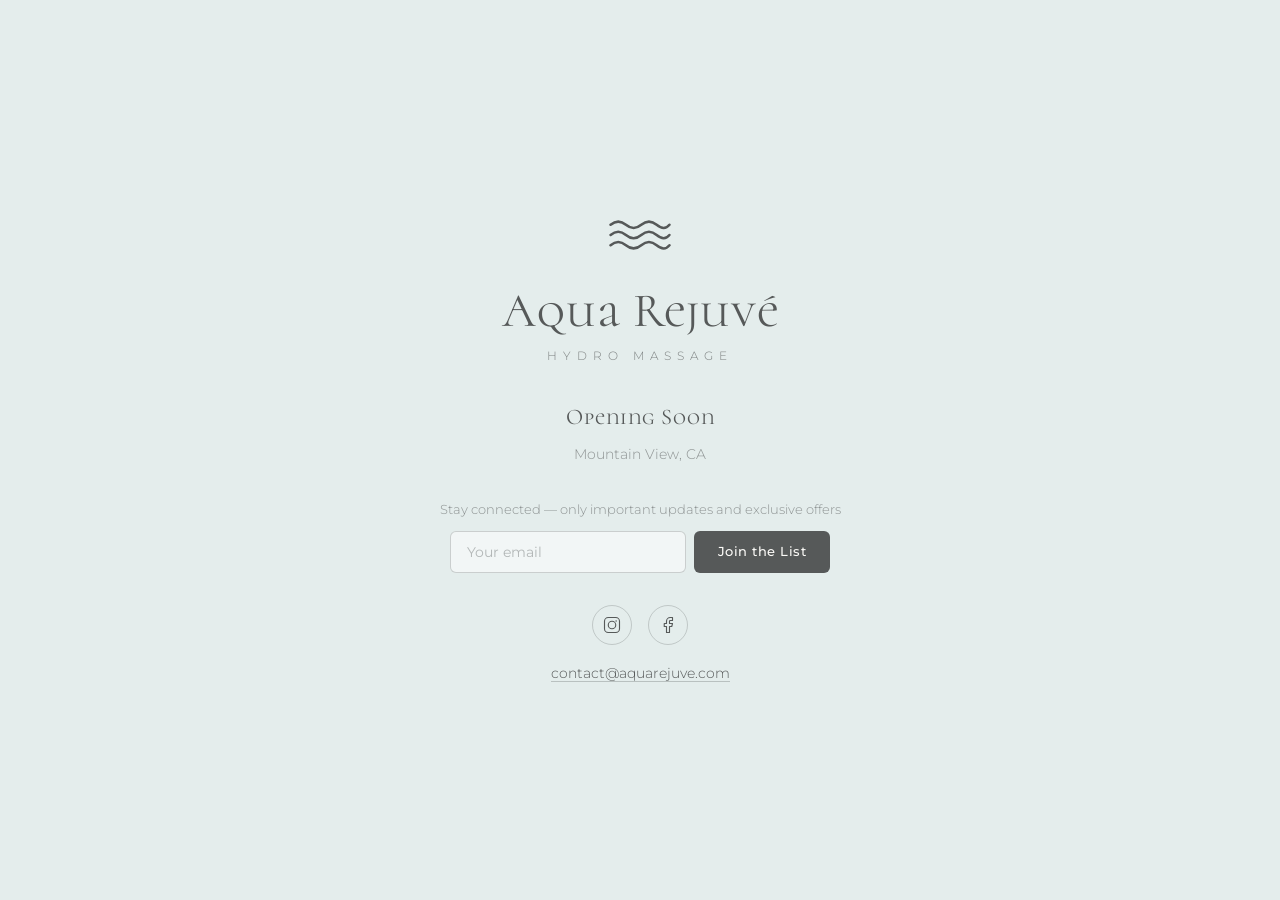
<file: index.html>
<!DOCTYPE html>
<html lang="en">
<head>
  <meta charset="UTF-8">
  <meta name="viewport" content="width=device-width, initial-scale=1.0">
  <title>Aqua Rejuvé — Opening Soon</title>
  <meta name="description" content="Aqua Rejuvé — premium hydromassage and Charcot shower therapy. Opening soon in Mountain View, CA.">
  <link rel="preconnect" href="https://fonts.googleapis.com">
  <link rel="preconnect" href="https://fonts.gstatic.com" crossorigin>
  <link href="https://fonts.googleapis.com/css2?family=Cormorant+Unicase:wght@400;500&family=Montserrat:wght@300;400;500&display=swap" rel="stylesheet">
  <style>
    * { box-sizing: border-box; margin: 0; padding: 0; }
    body {
      min-height: 100vh;
      display: flex;
      align-items: center;
      justify-content: center;
      background: #E4EDEC;
      color: #565959;
      font-family: 'Montserrat', 'Helvetica Neue', Arial, sans-serif;
      text-align: center;
      padding: 24px;
    }
    .container {
      max-width: 520px;
    }
    .wave-icon {
      width: 64px;
      height: 30px;
      color: #565959;
      margin: 0 auto 28px;
    }
    h1 {
      font-family: 'Cormorant Unicase', Georgia, serif;
      font-size: clamp(2rem, 6vw, 3rem);
      font-weight: 400;
      letter-spacing: 1px;
      margin-bottom: 8px;
    }
    .tagline {
      font-size: 0.75rem;
      letter-spacing: 6px;
      text-transform: uppercase;
      font-weight: 300;
      margin-bottom: 40px;
      opacity: 0.7;
    }
    .opening {
      font-family: 'Cormorant Unicase', Georgia, serif;
      font-size: 1.4rem;
      font-weight: 400;
      margin-bottom: 16px;
      letter-spacing: 1px;
    }
    .location {
      font-size: 0.85rem;
      font-weight: 300;
      opacity: 0.6;
      margin-bottom: 40px;
    }
    .socials {
      display: flex;
      justify-content: center;
      gap: 16px;
      margin-bottom: 20px;
    }
    .socials a {
      display: flex;
      align-items: center;
      justify-content: center;
      width: 40px;
      height: 40px;
      border-radius: 50%;
      border: 1px solid rgba(86, 89, 89, 0.25);
      color: #565959;
      text-decoration: none;
      transition: 0.3s ease;
    }
    .socials a:hover {
      border-color: #565959;
      background: rgba(86, 89, 89, 0.08);
    }
    .socials svg {
      width: 18px;
      height: 18px;
    }
    .subscribe {
      margin-bottom: 32px;
    }
    .subscribe p {
      font-size: 0.8rem;
      font-weight: 300;
      opacity: 0.6;
      margin-bottom: 14px;
    }
    .subscribe-form {
      display: flex;
      gap: 8px;
      max-width: 380px;
      margin: 0 auto;
    }
    .subscribe-form input {
      flex: 1;
      padding: 12px 16px;
      border: 1px solid rgba(86, 89, 89, 0.25);
      border-radius: 6px;
      background: rgba(255, 255, 255, 0.5);
      font-family: 'Montserrat', sans-serif;
      font-size: 0.85rem;
      color: #565959;
      outline: none;
      transition: 0.3s ease;
    }
    .subscribe-form input:focus {
      border-color: #565959;
      background: rgba(255, 255, 255, 0.8);
    }
    .subscribe-form input::placeholder {
      color: rgba(86, 89, 89, 0.4);
    }
    .subscribe-form button {
      padding: 12px 24px;
      background: #565959;
      color: #FBFAF7;
      border: none;
      border-radius: 6px;
      font-family: 'Montserrat', sans-serif;
      font-size: 0.8rem;
      font-weight: 500;
      letter-spacing: 0.5px;
      cursor: pointer;
      transition: 0.3s ease;
      white-space: nowrap;
    }
    .subscribe-form button:hover {
      background: #3d4545;
    }
    .subscribe-msg {
      font-size: 0.8rem;
      margin-top: 10px;
      font-weight: 400;
      display: none;
    }
    .email {
      font-size: 0.85rem;
      font-weight: 300;
    }
    .email a {
      color: #565959;
      text-decoration: none;
      border-bottom: 1px solid rgba(86, 89, 89, 0.3);
    }
    .email a:hover {
      border-color: #565959;
    }
    @media (max-width: 480px) {
      .subscribe-form {
        flex-direction: column;
      }
    }
  </style>
</head>
<body>
  <div class="container">
    <svg class="wave-icon" viewBox="0 0 50 22" fill="none" xmlns="http://www.w3.org/2000/svg">
      <path d="M2 3 Q8 -2 14 3 Q20 8 26 3 Q32 -2 38 3 Q44 8 48 3" stroke="currentColor" stroke-width="2" stroke-linecap="round" fill="none"/>
      <path d="M2 11 Q8 6 14 11 Q20 16 26 11 Q32 6 38 11 Q44 16 48 11" stroke="currentColor" stroke-width="2" stroke-linecap="round" fill="none"/>
      <path d="M2 19 Q8 14 14 19 Q20 24 26 19 Q32 14 38 19 Q44 24 48 19" stroke="currentColor" stroke-width="2" stroke-linecap="round" fill="none"/>
    </svg>
    <h1>Aqua Rejuvé</h1>
    <p class="tagline">Hydro Massage</p>
    <p class="opening">Opening Soon</p>
    <p class="location">Mountain View, CA</p>
    <div class="subscribe">
      <p>Stay connected — only important updates and exclusive offers</p>
      <form class="subscribe-form" id="subscribe-form">
        <input type="email" placeholder="Your email" required>
        <button type="submit">Join the List</button>
      </form>
      <p class="subscribe-msg" id="subscribe-msg"></p>
    </div>
    <div class="socials">
      <a href="https://instagram.com/aquarejuve/" target="_blank" aria-label="Instagram">
        <svg viewBox="0 0 24 24" fill="none" stroke="currentColor" stroke-width="1.5" stroke-linecap="round" stroke-linejoin="round"><rect x="2" y="2" width="20" height="20" rx="5"/><circle cx="12" cy="12" r="5"/><circle cx="17.5" cy="6.5" r="1" fill="currentColor" stroke="none"/></svg>
      </a>
      <a href="https://facebook.com/aquarejuve" target="_blank" aria-label="Facebook">
        <svg viewBox="0 0 24 24" fill="none" stroke="currentColor" stroke-width="1.5" stroke-linecap="round" stroke-linejoin="round"><path d="M18 2h-3a5 5 0 00-5 5v3H7v4h3v8h4v-8h3l1-4h-4V7a1 1 0 011-1h3z"/></svg>
      </a>
    </div>
    <p class="email"><a href="mailto:contact@aquarejuve.com">contact@aquarejuve.com</a></p>
  </div>
  <script>
    document.getElementById('subscribe-form').addEventListener('submit', function(e) {
      e.preventDefault();
      var email = this.querySelector('input').value;
      var btn = this.querySelector('button');
      var msg = document.getElementById('subscribe-msg');
      btn.textContent = '...';
      btn.disabled = true;
      fetch('https://script.google.com/macros/s/AKfycbw87FmBl_PERoDJhcDbjmqH8cOoblfzFED2w878rMIOwTXuaWYb7JIVNU01SIVlCrWq/exec', {
        method: 'POST',
        mode: 'no-cors',
        headers: { 'Content-Type': 'application/json' },
        body: JSON.stringify({ email: email })
      }).then(function() {
        msg.textContent = 'Thank you! You\'re on the list.';
        msg.style.display = 'block';
        btn.textContent = 'Joined';
      }).catch(function() {
        msg.textContent = 'Something went wrong. Please try again.';
        msg.style.display = 'block';
        btn.textContent = 'Join the List';
        btn.disabled = false;
      });
    });
  </script>
</body>
</html>
</file>
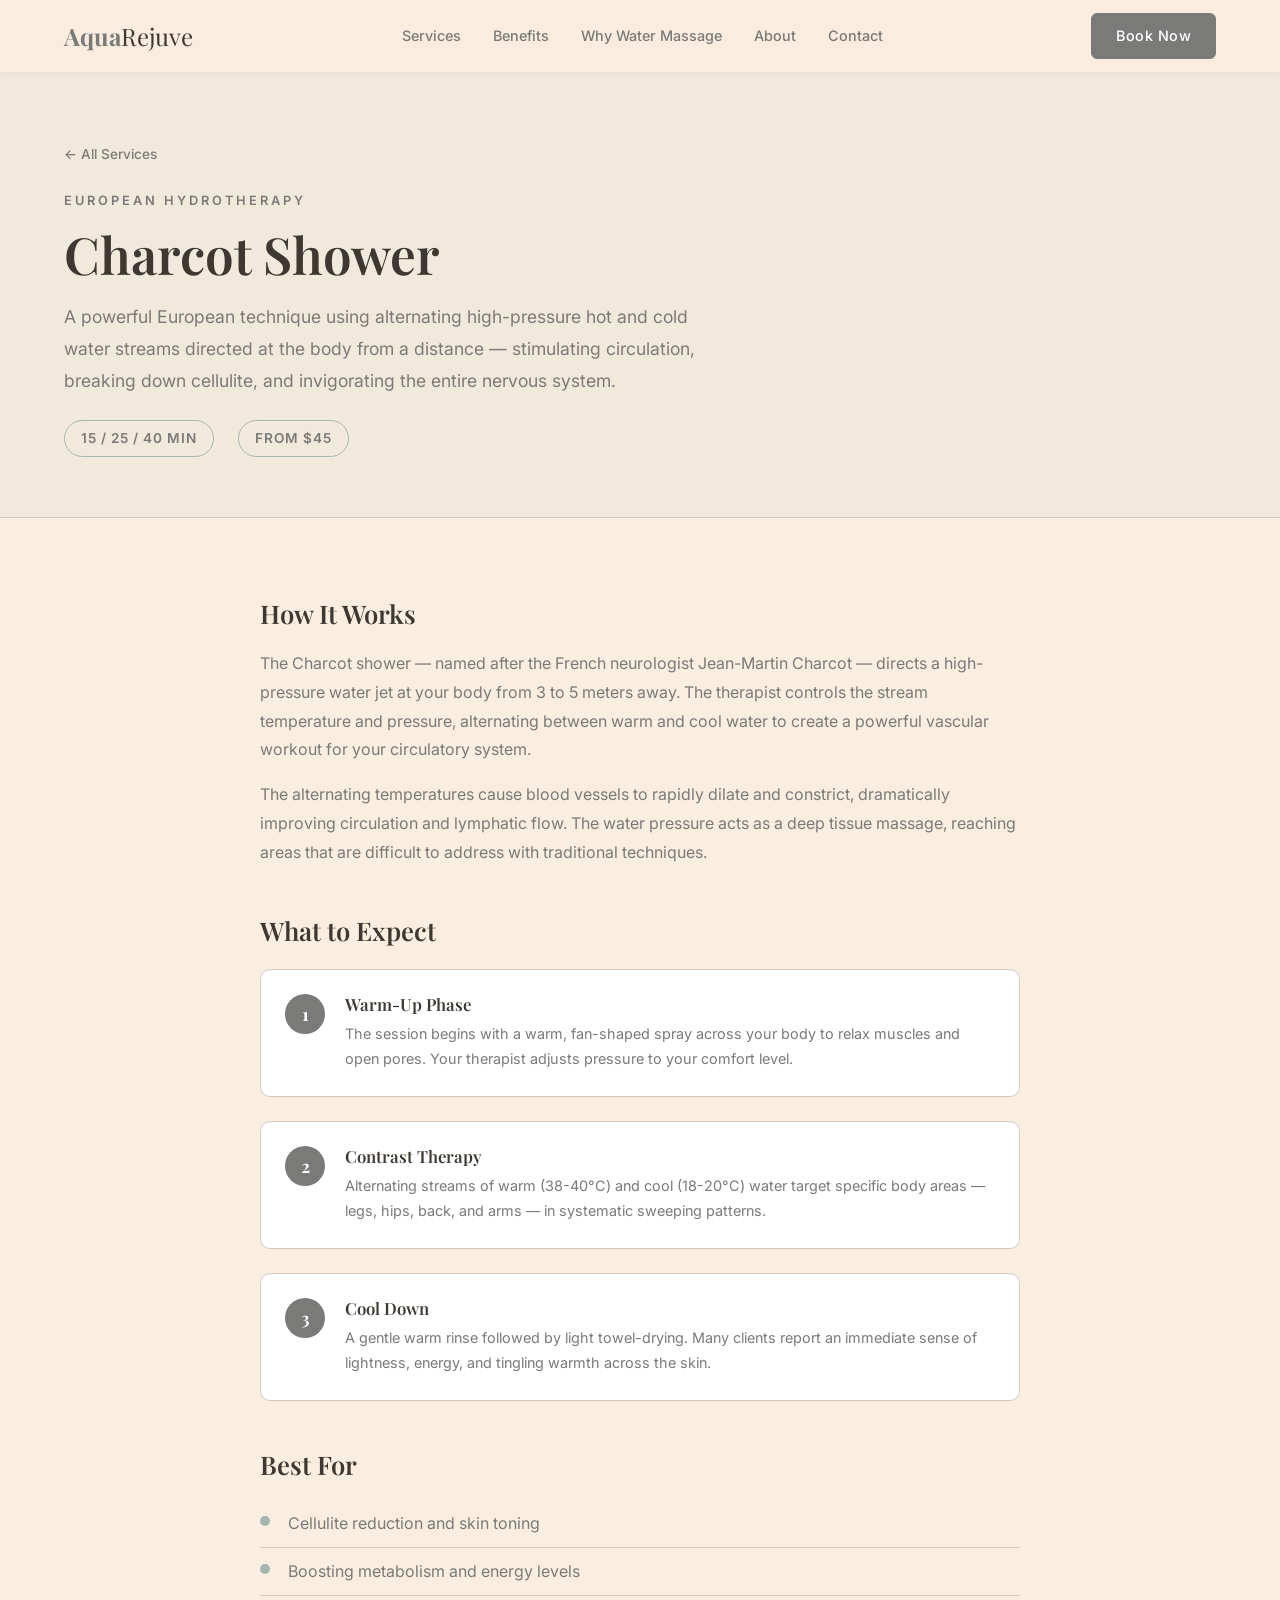
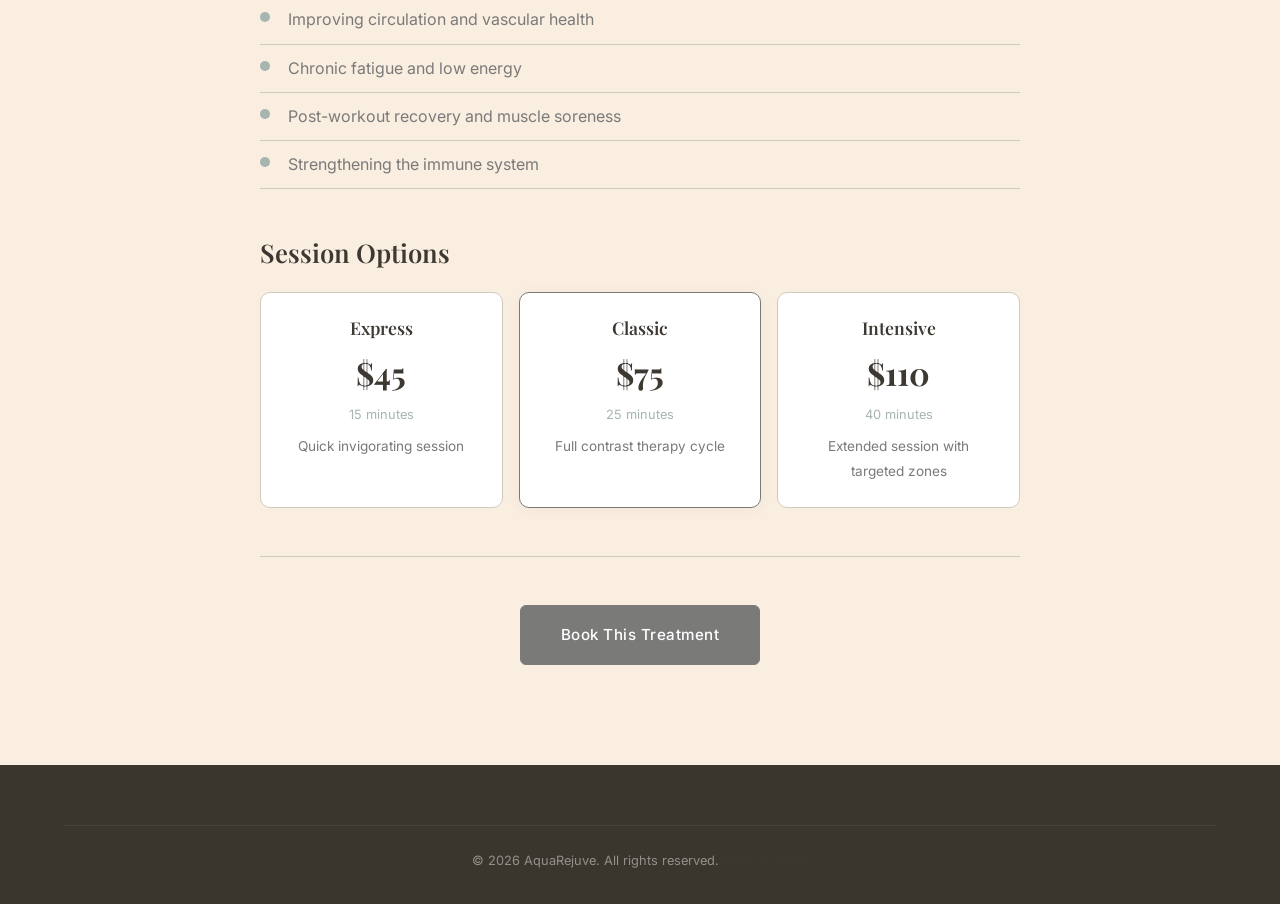
<file: services/charcot-shower.html>
<!DOCTYPE html>
<html lang="en">
<head>
  <meta charset="UTF-8">
  <meta name="viewport" content="width=device-width, initial-scale=1.0">
  <title>Charcot Shower | AquaRejuve - Mountain View, CA</title>
  <meta name="description" content="European hydrotherapy using alternating high-pressure hot and cold water streams to stimulate circulation, reduce cellulite, and invigorate the nervous system.">
  <link rel="preconnect" href="https://fonts.googleapis.com">
  <link rel="preconnect" href="https://fonts.gstatic.com" crossorigin>
  <link href="https://fonts.googleapis.com/css2?family=Playfair+Display:wght@400;500;600;700&family=Inter:wght@300;400;500;600&display=swap" rel="stylesheet">
  <link rel="stylesheet" href="../styles.css">
  <link rel="stylesheet" href="service.css">
</head>
<body>

  <header class="header scrolled" id="header">
    <nav class="nav container">
      <a href="../index.html" class="nav-logo">
        <span class="logo-aqua">Aqua</span><span class="logo-rejuve">Rejuve</span>
      </a>
      <ul class="nav-links" id="nav-links">
        <li><a href="../index.html#services">Services</a></li>
        <li><a href="../index.html#benefits">Benefits</a></li>
        <li><a href="../index.html#comparison">Why Water Massage</a></li>
        <li><a href="../index.html#about">About</a></li>
        <li><a href="../index.html#contact">Contact</a></li>
      </ul>
      <a href="../index.html#membership" class="btn btn-primary nav-cta">Book Now</a>
      <button class="nav-toggle" id="nav-toggle" aria-label="Toggle menu">
        <span></span><span></span><span></span>
      </button>
    </nav>
  </header>

  <section class="service-hero">
    <div class="container">
      <a href="../index.html#services" class="back-link">&larr; All Services</a>
      <p class="section-tag">European Hydrotherapy</p>
      <h1 class="section-title">Charcot Shower</h1>
      <p class="service-hero-subtitle">A powerful European technique using alternating high-pressure hot and cold water streams directed at the body from a distance — stimulating circulation, breaking down cellulite, and invigorating the entire nervous system.</p>
      <div class="service-meta">
        <span class="service-meta-item">15 / 25 / 40 min</span>
        <span class="service-meta-item">From $45</span>
      </div>
    </div>
  </section>

  <section class="service-body">
    <div class="container">
      <div class="service-content">
        <h2>How It Works</h2>
        <p>The Charcot shower — named after the French neurologist Jean-Martin Charcot — directs a high-pressure water jet at your body from 3 to 5 meters away. The therapist controls the stream temperature and pressure, alternating between warm and cool water to create a powerful vascular workout for your circulatory system.</p>
        <p>The alternating temperatures cause blood vessels to rapidly dilate and constrict, dramatically improving circulation and lymphatic flow. The water pressure acts as a deep tissue massage, reaching areas that are difficult to address with traditional techniques.</p>

        <h2>What to Expect</h2>
        <div class="service-steps">
          <div class="step">
            <span class="step-num">1</span>
            <div>
              <h3>Warm-Up Phase</h3>
              <p>The session begins with a warm, fan-shaped spray across your body to relax muscles and open pores. Your therapist adjusts pressure to your comfort level.</p>
            </div>
          </div>
          <div class="step">
            <span class="step-num">2</span>
            <div>
              <h3>Contrast Therapy</h3>
              <p>Alternating streams of warm (38-40&deg;C) and cool (18-20&deg;C) water target specific body areas — legs, hips, back, and arms — in systematic sweeping patterns.</p>
            </div>
          </div>
          <div class="step">
            <span class="step-num">3</span>
            <div>
              <h3>Cool Down</h3>
              <p>A gentle warm rinse followed by light towel-drying. Many clients report an immediate sense of lightness, energy, and tingling warmth across the skin.</p>
            </div>
          </div>
        </div>

        <h2>Best For</h2>
        <ul class="service-list">
          <li>Cellulite reduction and skin toning</li>
          <li>Boosting metabolism and energy levels</li>
          <li>Improving circulation and vascular health</li>
          <li>Chronic fatigue and low energy</li>
          <li>Post-workout recovery and muscle soreness</li>
          <li>Strengthening the immune system</li>
        </ul>

        <h2>Session Options</h2>
        <div class="service-pricing">
          <div class="sp-card">
            <h3>Express</h3>
            <span class="sp-price">$45</span>
            <span class="sp-dur">15 minutes</span>
            <p>Quick invigorating session</p>
          </div>
          <div class="sp-card featured">
            <h3>Classic</h3>
            <span class="sp-price">$75</span>
            <span class="sp-dur">25 minutes</span>
            <p>Full contrast therapy cycle</p>
          </div>
          <div class="sp-card">
            <h3>Intensive</h3>
            <span class="sp-price">$110</span>
            <span class="sp-dur">40 minutes</span>
            <p>Extended session with targeted zones</p>
          </div>
        </div>

        <div class="service-cta">
          <a href="../index.html#membership" class="btn btn-primary btn-lg">Book This Treatment</a>
        </div>
      </div>
    </div>
  </section>

  <footer class="footer">
    <div class="container">
      <div class="footer-bottom">
        <p>&copy; 2026 AquaRejuve. All rights reserved. <a href="../index.html">Back to Home</a></p>
      </div>
    </div>
  </footer>

  <script>
    const toggle = document.getElementById('nav-toggle');
    const links = document.getElementById('nav-links');
    toggle.addEventListener('click', () => { links.classList.toggle('open'); toggle.classList.toggle('active'); });
  </script>
</body>
</html>
</file>
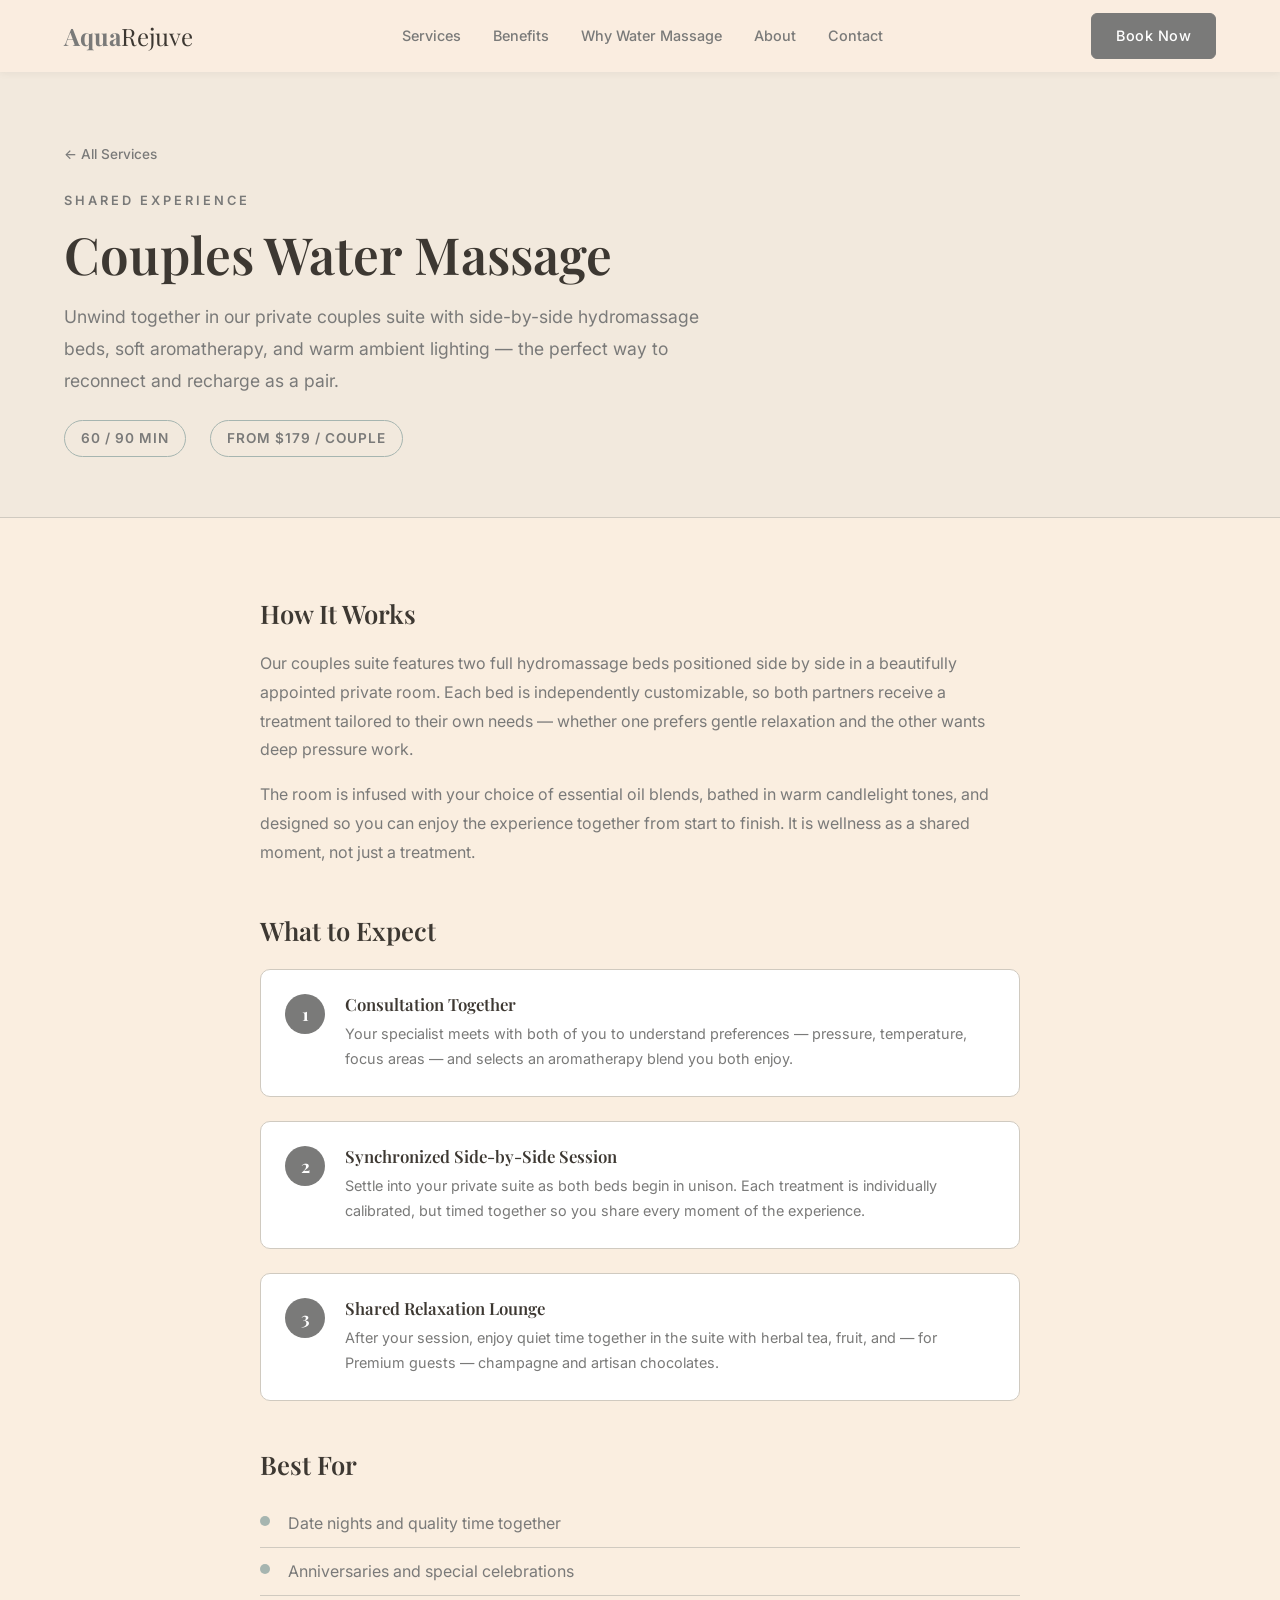
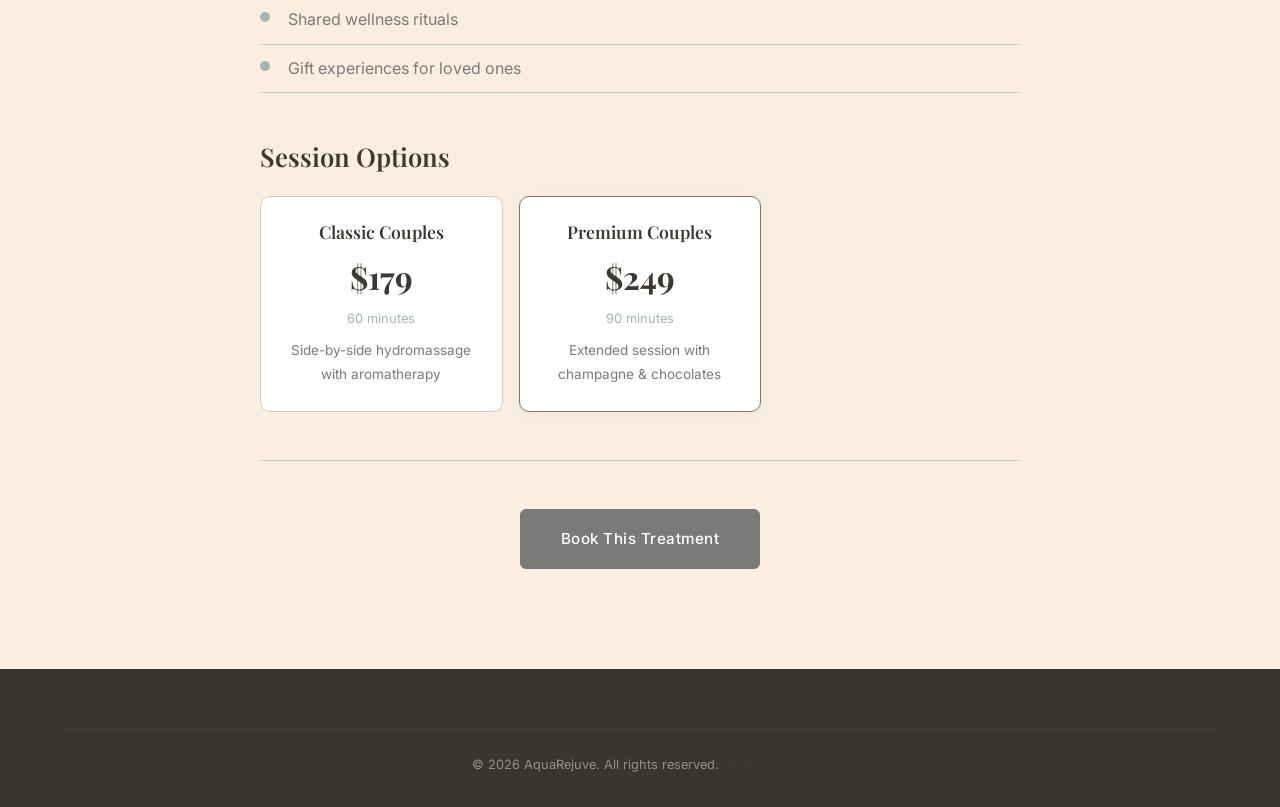
<file: services/couples-water-massage.html>
<!DOCTYPE html>
<html lang="en">
<head>
  <meta charset="UTF-8">
  <meta name="viewport" content="width=device-width, initial-scale=1.0">
  <title>Couples Water Massage | AquaRejuve - Mountain View, CA</title>
  <meta name="description" content="Share the experience of hydromassage side by side in a private suite with aromatherapy, warm lighting, and optional champagne and chocolates.">
  <link rel="preconnect" href="https://fonts.googleapis.com">
  <link rel="preconnect" href="https://fonts.gstatic.com" crossorigin>
  <link href="https://fonts.googleapis.com/css2?family=Playfair+Display:wght@400;500;600;700&family=Inter:wght@300;400;500;600&display=swap" rel="stylesheet">
  <link rel="stylesheet" href="../styles.css">
  <link rel="stylesheet" href="service.css">
</head>
<body>

  <header class="header scrolled" id="header">
    <nav class="nav container">
      <a href="../index.html" class="nav-logo">
        <span class="logo-aqua">Aqua</span><span class="logo-rejuve">Rejuve</span>
      </a>
      <ul class="nav-links" id="nav-links">
        <li><a href="../index.html#services">Services</a></li>
        <li><a href="../index.html#benefits">Benefits</a></li>
        <li><a href="../index.html#comparison">Why Water Massage</a></li>
        <li><a href="../index.html#about">About</a></li>
        <li><a href="../index.html#contact">Contact</a></li>
      </ul>
      <a href="../index.html#membership" class="btn btn-primary nav-cta">Book Now</a>
      <button class="nav-toggle" id="nav-toggle" aria-label="Toggle menu">
        <span></span><span></span><span></span>
      </button>
    </nav>
  </header>

  <section class="service-hero">
    <div class="container">
      <a href="../index.html#services" class="back-link">&larr; All Services</a>
      <p class="section-tag">Shared Experience</p>
      <h1 class="section-title">Couples Water Massage</h1>
      <p class="service-hero-subtitle">Unwind together in our private couples suite with side-by-side hydromassage beds, soft aromatherapy, and warm ambient lighting — the perfect way to reconnect and recharge as a pair.</p>
      <div class="service-meta">
        <span class="service-meta-item">60 / 90 min</span>
        <span class="service-meta-item">From $179 / couple</span>
      </div>
    </div>
  </section>

  <section class="service-body">
    <div class="container">
      <div class="service-content">
        <h2>How It Works</h2>
        <p>Our couples suite features two full hydromassage beds positioned side by side in a beautifully appointed private room. Each bed is independently customizable, so both partners receive a treatment tailored to their own needs — whether one prefers gentle relaxation and the other wants deep pressure work.</p>
        <p>The room is infused with your choice of essential oil blends, bathed in warm candlelight tones, and designed so you can enjoy the experience together from start to finish. It is wellness as a shared moment, not just a treatment.</p>

        <h2>What to Expect</h2>
        <div class="service-steps">
          <div class="step">
            <span class="step-num">1</span>
            <div>
              <h3>Consultation Together</h3>
              <p>Your specialist meets with both of you to understand preferences — pressure, temperature, focus areas — and selects an aromatherapy blend you both enjoy.</p>
            </div>
          </div>
          <div class="step">
            <span class="step-num">2</span>
            <div>
              <h3>Synchronized Side-by-Side Session</h3>
              <p>Settle into your private suite as both beds begin in unison. Each treatment is individually calibrated, but timed together so you share every moment of the experience.</p>
            </div>
          </div>
          <div class="step">
            <span class="step-num">3</span>
            <div>
              <h3>Shared Relaxation Lounge</h3>
              <p>After your session, enjoy quiet time together in the suite with herbal tea, fruit, and — for Premium guests — champagne and artisan chocolates.</p>
            </div>
          </div>
        </div>

        <h2>Best For</h2>
        <ul class="service-list">
          <li>Date nights and quality time together</li>
          <li>Anniversaries and special celebrations</li>
          <li>Shared wellness rituals</li>
          <li>Gift experiences for loved ones</li>
        </ul>

        <h2>Session Options</h2>
        <div class="service-pricing">
          <div class="sp-card">
            <h3>Classic Couples</h3>
            <span class="sp-price">$179</span>
            <span class="sp-dur">60 minutes</span>
            <p>Side-by-side hydromassage with aromatherapy</p>
          </div>
          <div class="sp-card featured">
            <h3>Premium Couples</h3>
            <span class="sp-price">$249</span>
            <span class="sp-dur">90 minutes</span>
            <p>Extended session with champagne &amp; chocolates</p>
          </div>
        </div>

        <div class="service-cta">
          <a href="../index.html#membership" class="btn btn-primary btn-lg">Book This Treatment</a>
        </div>
      </div>
    </div>
  </section>

  <footer class="footer">
    <div class="container">
      <div class="footer-bottom">
        <p>&copy; 2026 AquaRejuve. All rights reserved. <a href="../index.html">Back to Home</a></p>
      </div>
    </div>
  </footer>

  <script>
    const toggle = document.getElementById('nav-toggle');
    const links = document.getElementById('nav-links');
    toggle.addEventListener('click', () => { links.classList.toggle('open'); toggle.classList.toggle('active'); });
  </script>
</body>
</html>
</file>
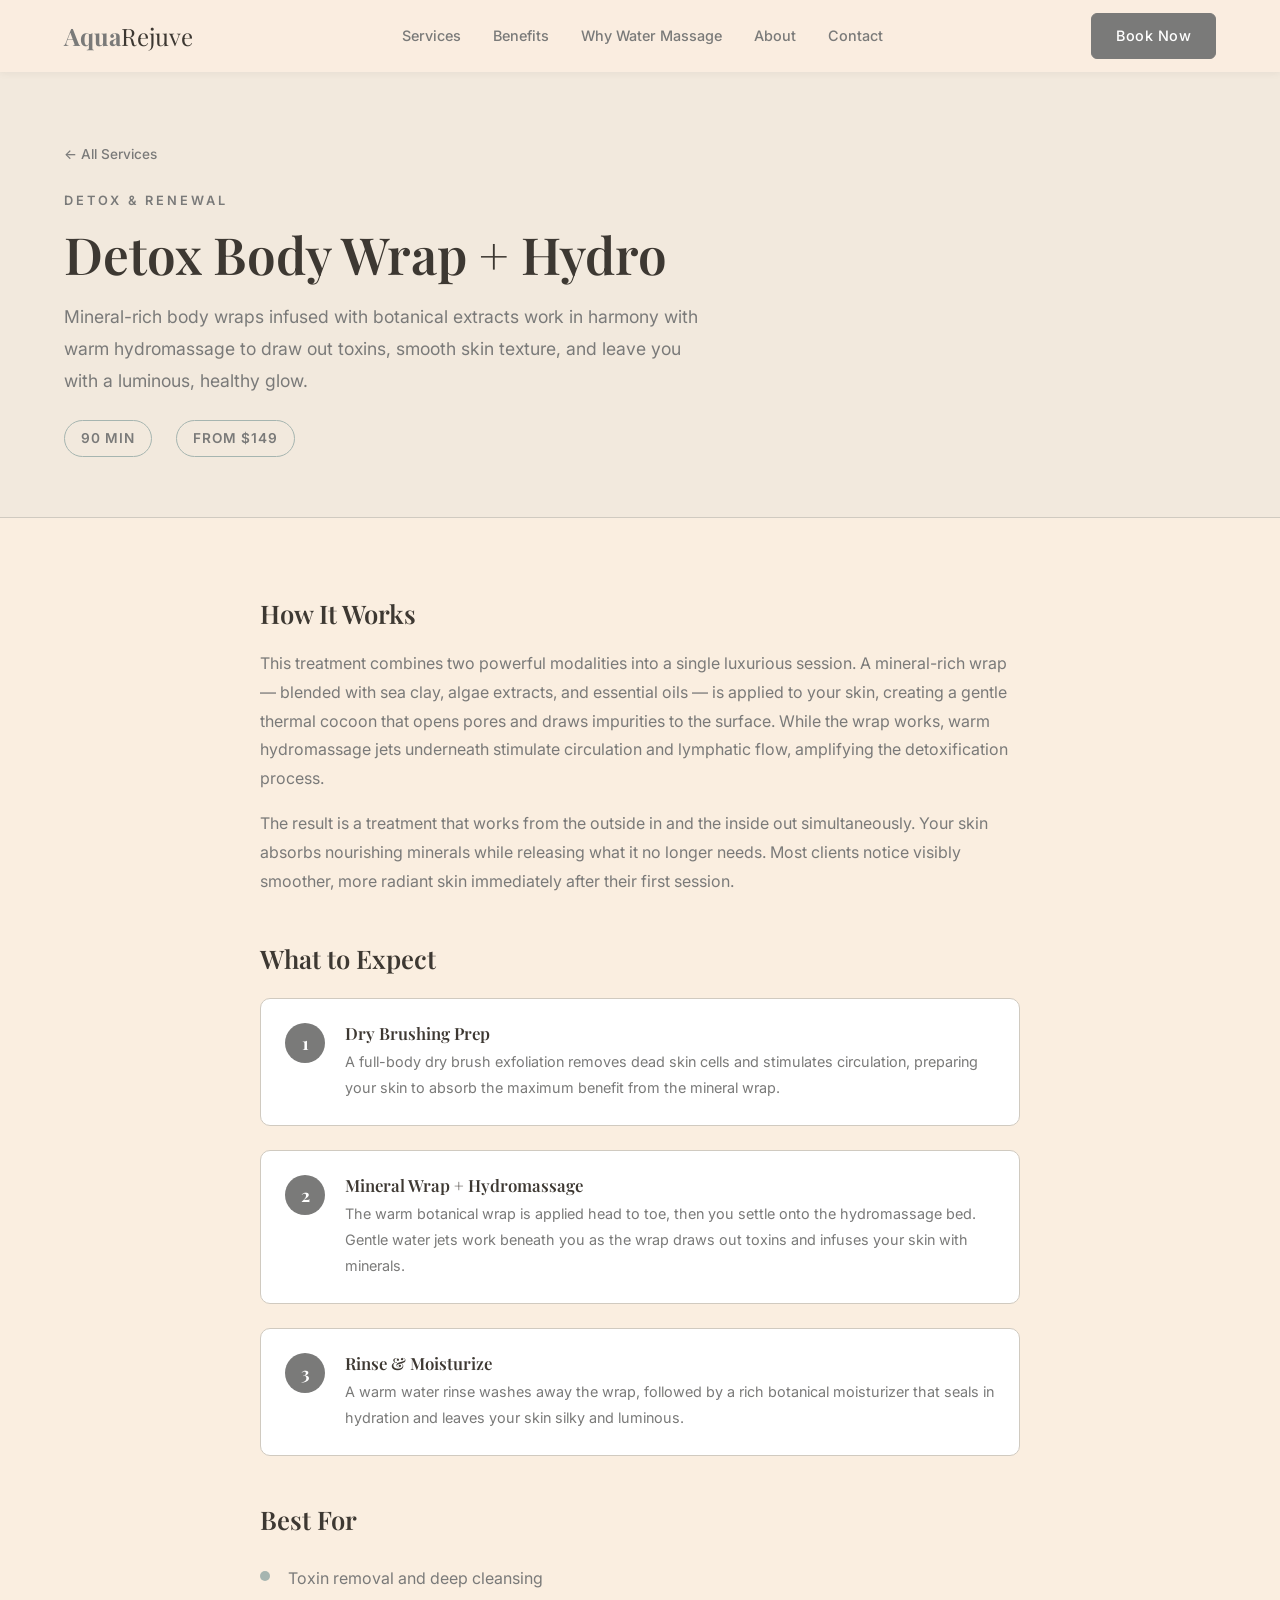
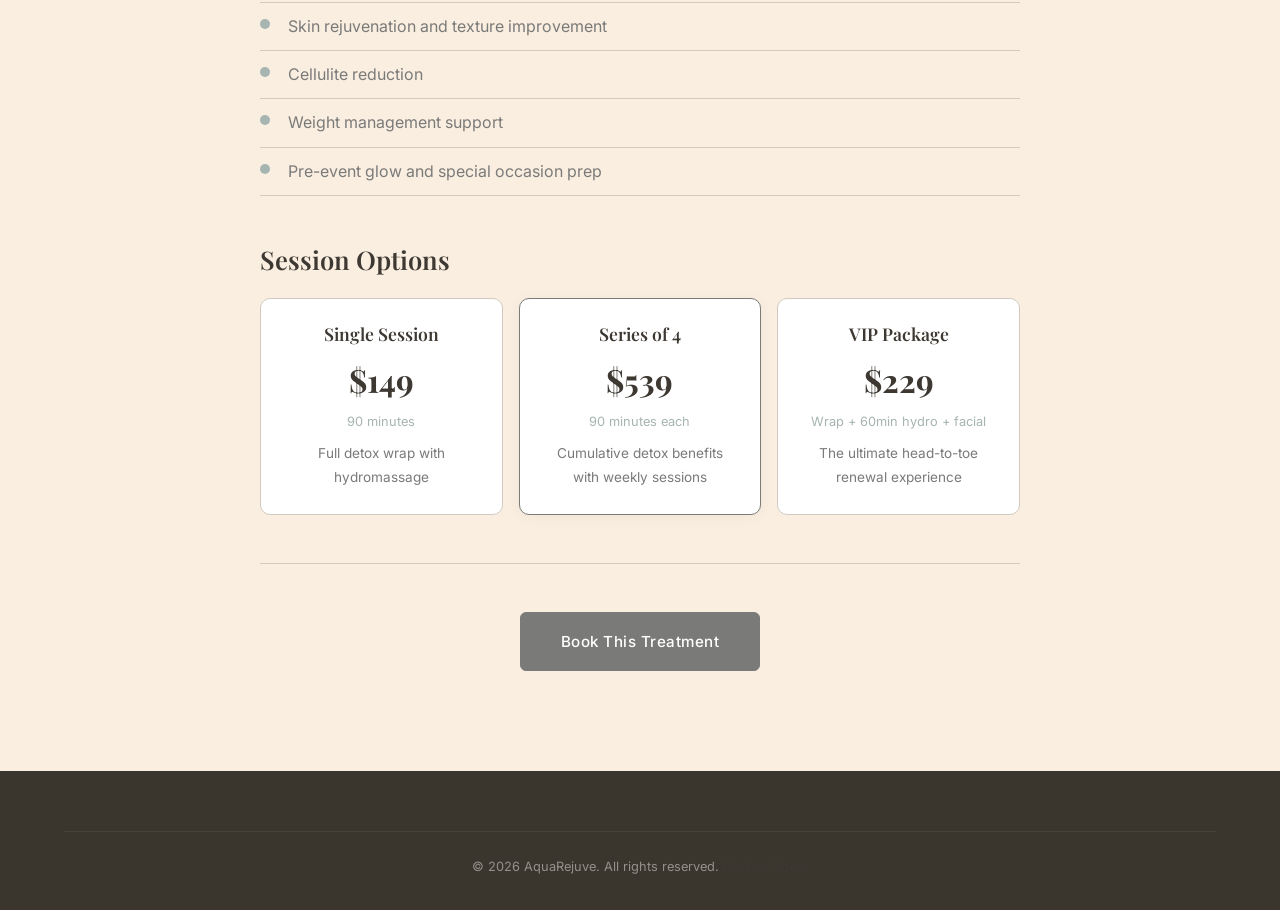
<file: services/detox-body-wrap.html>
<!DOCTYPE html>
<html lang="en">
<head>
  <meta charset="UTF-8">
  <meta name="viewport" content="width=device-width, initial-scale=1.0">
  <title>Detox Body Wrap + Hydro | AquaRejuve - Mountain View, CA</title>
  <meta name="description" content="Mineral-rich body wraps combined with hydromassage for deep detoxification, skin rejuvenation, and a radiant post-treatment glow.">
  <link rel="preconnect" href="https://fonts.googleapis.com">
  <link rel="preconnect" href="https://fonts.gstatic.com" crossorigin>
  <link href="https://fonts.googleapis.com/css2?family=Playfair+Display:wght@400;500;600;700&family=Inter:wght@300;400;500;600&display=swap" rel="stylesheet">
  <link rel="stylesheet" href="../styles.css">
  <link rel="stylesheet" href="service.css">
</head>
<body>

  <header class="header scrolled" id="header">
    <nav class="nav container">
      <a href="../index.html" class="nav-logo">
        <span class="logo-aqua">Aqua</span><span class="logo-rejuve">Rejuve</span>
      </a>
      <ul class="nav-links" id="nav-links">
        <li><a href="../index.html#services">Services</a></li>
        <li><a href="../index.html#benefits">Benefits</a></li>
        <li><a href="../index.html#comparison">Why Water Massage</a></li>
        <li><a href="../index.html#about">About</a></li>
        <li><a href="../index.html#contact">Contact</a></li>
      </ul>
      <a href="../index.html#membership" class="btn btn-primary nav-cta">Book Now</a>
      <button class="nav-toggle" id="nav-toggle" aria-label="Toggle menu">
        <span></span><span></span><span></span>
      </button>
    </nav>
  </header>

  <section class="service-hero">
    <div class="container">
      <a href="../index.html#services" class="back-link">&larr; All Services</a>
      <p class="section-tag">Detox &amp; Renewal</p>
      <h1 class="section-title">Detox Body Wrap + Hydro</h1>
      <p class="service-hero-subtitle">Mineral-rich body wraps infused with botanical extracts work in harmony with warm hydromassage to draw out toxins, smooth skin texture, and leave you with a luminous, healthy glow.</p>
      <div class="service-meta">
        <span class="service-meta-item">90 min</span>
        <span class="service-meta-item">From $149</span>
      </div>
    </div>
  </section>

  <section class="service-body">
    <div class="container">
      <div class="service-content">
        <h2>How It Works</h2>
        <p>This treatment combines two powerful modalities into a single luxurious session. A mineral-rich wrap — blended with sea clay, algae extracts, and essential oils — is applied to your skin, creating a gentle thermal cocoon that opens pores and draws impurities to the surface. While the wrap works, warm hydromassage jets underneath stimulate circulation and lymphatic flow, amplifying the detoxification process.</p>
        <p>The result is a treatment that works from the outside in and the inside out simultaneously. Your skin absorbs nourishing minerals while releasing what it no longer needs. Most clients notice visibly smoother, more radiant skin immediately after their first session.</p>

        <h2>What to Expect</h2>
        <div class="service-steps">
          <div class="step">
            <span class="step-num">1</span>
            <div>
              <h3>Dry Brushing Prep</h3>
              <p>A full-body dry brush exfoliation removes dead skin cells and stimulates circulation, preparing your skin to absorb the maximum benefit from the mineral wrap.</p>
            </div>
          </div>
          <div class="step">
            <span class="step-num">2</span>
            <div>
              <h3>Mineral Wrap + Hydromassage</h3>
              <p>The warm botanical wrap is applied head to toe, then you settle onto the hydromassage bed. Gentle water jets work beneath you as the wrap draws out toxins and infuses your skin with minerals.</p>
            </div>
          </div>
          <div class="step">
            <span class="step-num">3</span>
            <div>
              <h3>Rinse &amp; Moisturize</h3>
              <p>A warm water rinse washes away the wrap, followed by a rich botanical moisturizer that seals in hydration and leaves your skin silky and luminous.</p>
            </div>
          </div>
        </div>

        <h2>Best For</h2>
        <ul class="service-list">
          <li>Toxin removal and deep cleansing</li>
          <li>Skin rejuvenation and texture improvement</li>
          <li>Cellulite reduction</li>
          <li>Weight management support</li>
          <li>Pre-event glow and special occasion prep</li>
        </ul>

        <h2>Session Options</h2>
        <div class="service-pricing">
          <div class="sp-card">
            <h3>Single Session</h3>
            <span class="sp-price">$149</span>
            <span class="sp-dur">90 minutes</span>
            <p>Full detox wrap with hydromassage</p>
          </div>
          <div class="sp-card featured">
            <h3>Series of 4</h3>
            <span class="sp-price">$539</span>
            <span class="sp-dur">90 minutes each</span>
            <p>Cumulative detox benefits with weekly sessions</p>
          </div>
          <div class="sp-card">
            <h3>VIP Package</h3>
            <span class="sp-price">$229</span>
            <span class="sp-dur">Wrap + 60min hydro + facial</span>
            <p>The ultimate head-to-toe renewal experience</p>
          </div>
        </div>

        <div class="service-cta">
          <a href="../index.html#membership" class="btn btn-primary btn-lg">Book This Treatment</a>
        </div>
      </div>
    </div>
  </section>

  <footer class="footer">
    <div class="container">
      <div class="footer-bottom">
        <p>&copy; 2026 AquaRejuve. All rights reserved. <a href="../index.html">Back to Home</a></p>
      </div>
    </div>
  </footer>

  <script>
    const toggle = document.getElementById('nav-toggle');
    const links = document.getElementById('nav-links');
    toggle.addEventListener('click', () => { links.classList.toggle('open'); toggle.classList.toggle('active'); });
  </script>
</body>
</html>
</file>
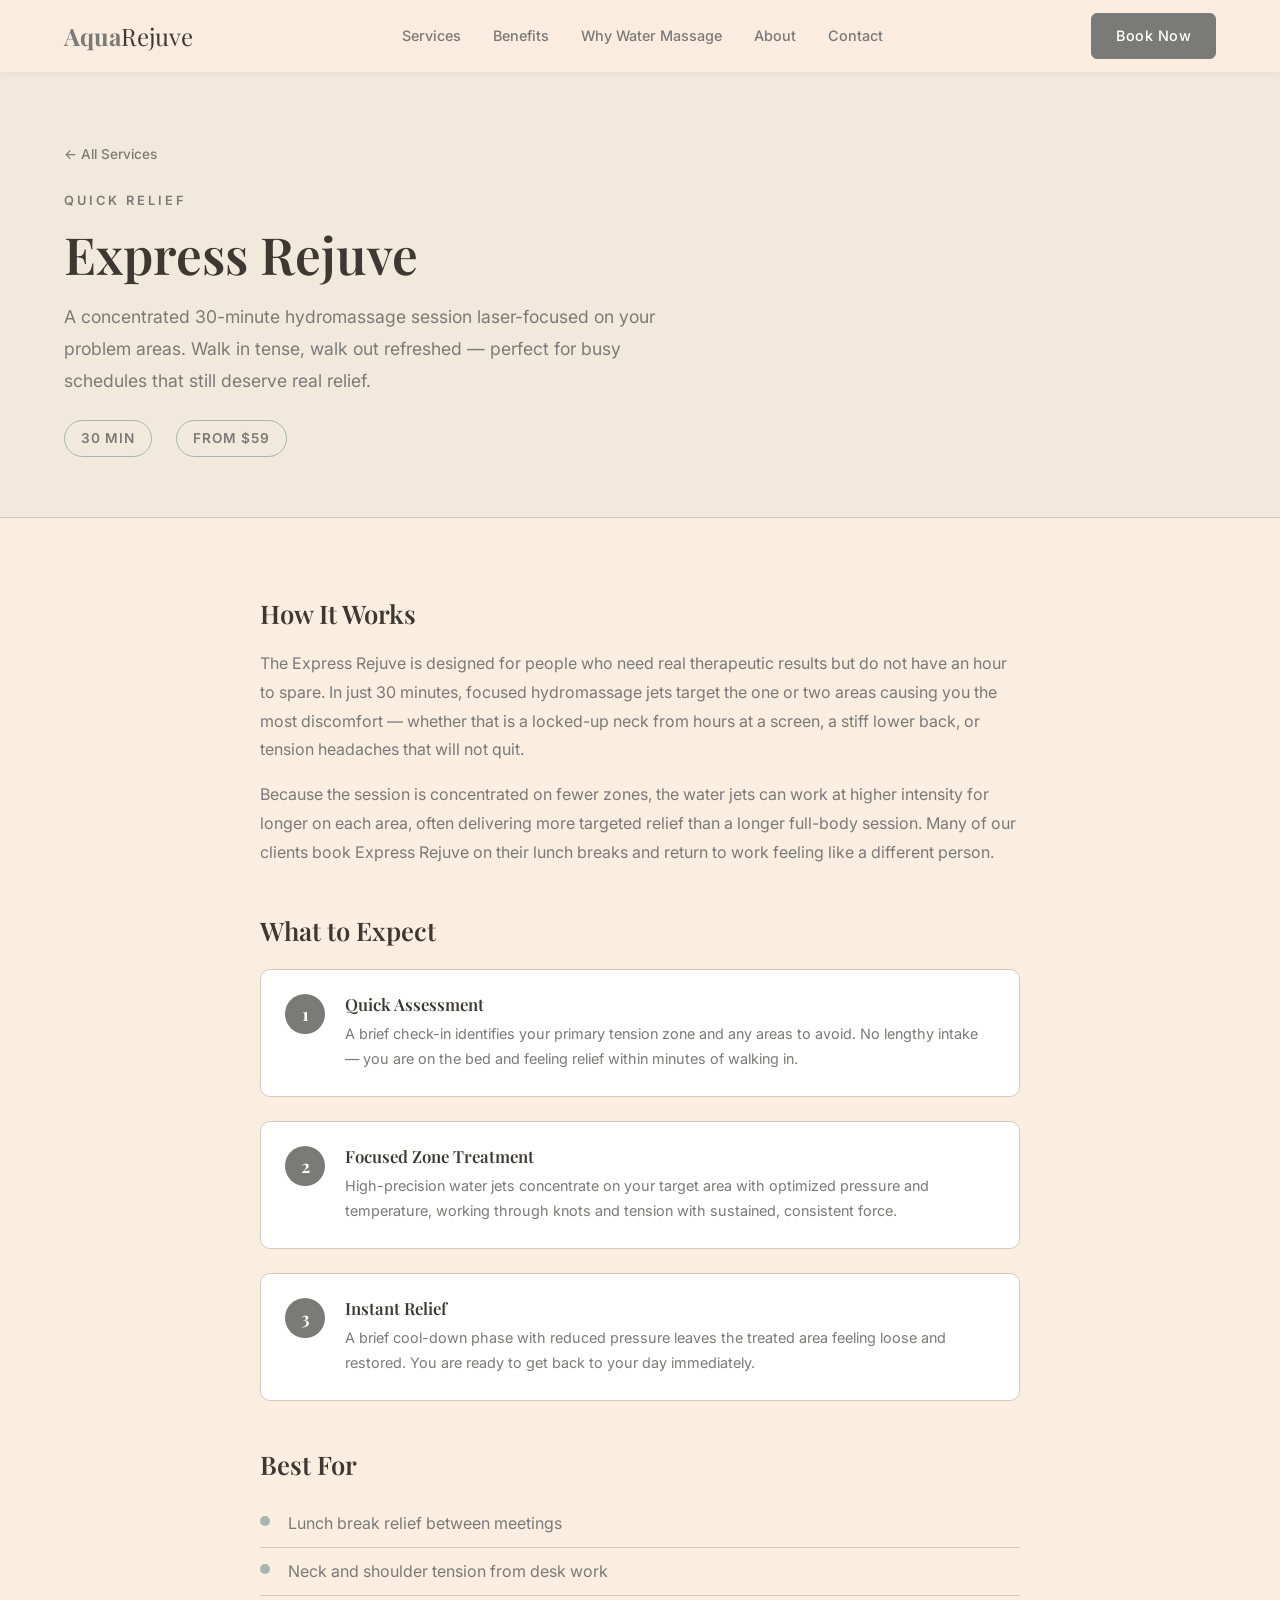
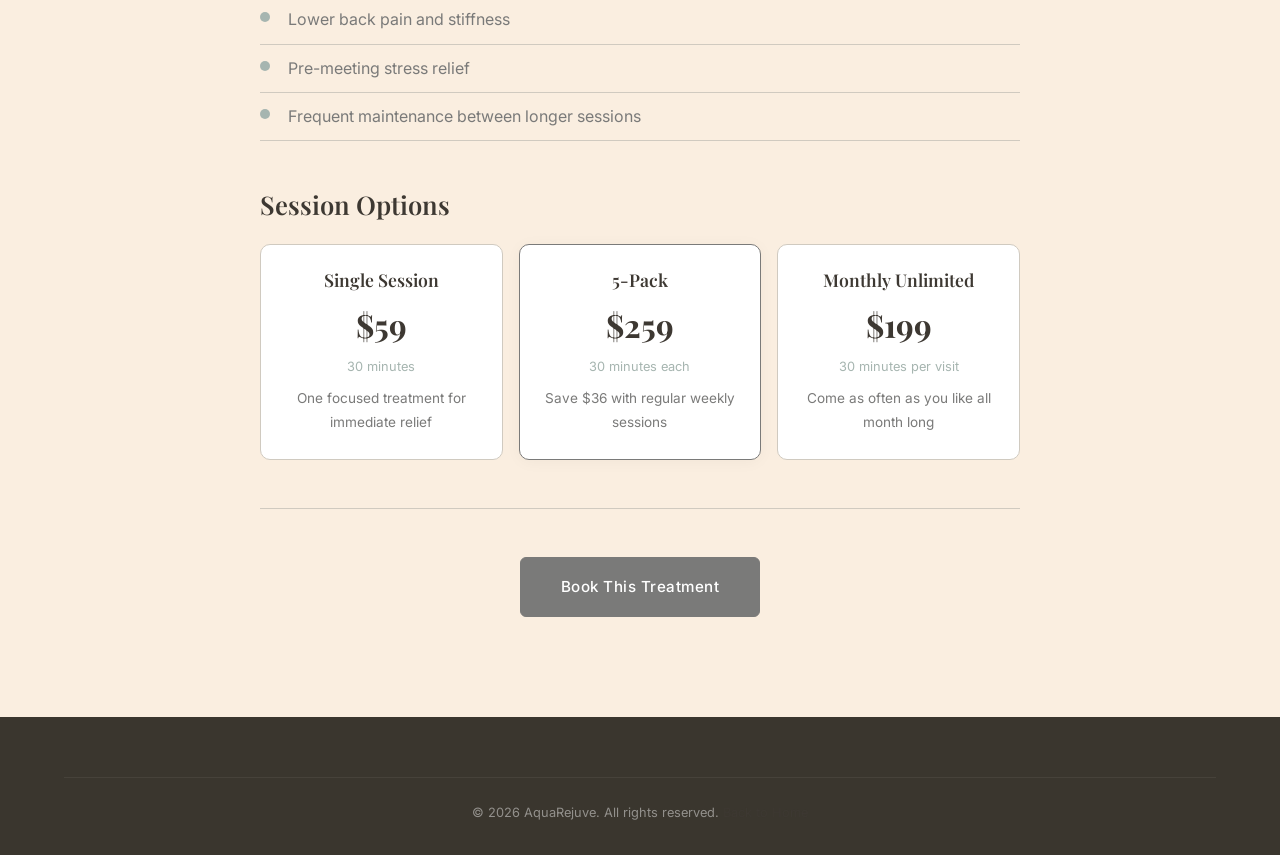
<file: services/express-rejuve.html>
<!DOCTYPE html>
<html lang="en">
<head>
  <meta charset="UTF-8">
  <meta name="viewport" content="width=device-width, initial-scale=1.0">
  <title>Express Rejuve | AquaRejuve - Mountain View, CA</title>
  <meta name="description" content="A focused 30-minute hydromassage session targeting your problem areas for quick relief that fits into any schedule.">
  <link rel="preconnect" href="https://fonts.googleapis.com">
  <link rel="preconnect" href="https://fonts.gstatic.com" crossorigin>
  <link href="https://fonts.googleapis.com/css2?family=Playfair+Display:wght@400;500;600;700&family=Inter:wght@300;400;500;600&display=swap" rel="stylesheet">
  <link rel="stylesheet" href="../styles.css">
  <link rel="stylesheet" href="service.css">
</head>
<body>

  <header class="header scrolled" id="header">
    <nav class="nav container">
      <a href="../index.html" class="nav-logo">
        <span class="logo-aqua">Aqua</span><span class="logo-rejuve">Rejuve</span>
      </a>
      <ul class="nav-links" id="nav-links">
        <li><a href="../index.html#services">Services</a></li>
        <li><a href="../index.html#benefits">Benefits</a></li>
        <li><a href="../index.html#comparison">Why Water Massage</a></li>
        <li><a href="../index.html#about">About</a></li>
        <li><a href="../index.html#contact">Contact</a></li>
      </ul>
      <a href="../index.html#membership" class="btn btn-primary nav-cta">Book Now</a>
      <button class="nav-toggle" id="nav-toggle" aria-label="Toggle menu">
        <span></span><span></span><span></span>
      </button>
    </nav>
  </header>

  <section class="service-hero">
    <div class="container">
      <a href="../index.html#services" class="back-link">&larr; All Services</a>
      <p class="section-tag">Quick Relief</p>
      <h1 class="section-title">Express Rejuve</h1>
      <p class="service-hero-subtitle">A concentrated 30-minute hydromassage session laser-focused on your problem areas. Walk in tense, walk out refreshed — perfect for busy schedules that still deserve real relief.</p>
      <div class="service-meta">
        <span class="service-meta-item">30 min</span>
        <span class="service-meta-item">From $59</span>
      </div>
    </div>
  </section>

  <section class="service-body">
    <div class="container">
      <div class="service-content">
        <h2>How It Works</h2>
        <p>The Express Rejuve is designed for people who need real therapeutic results but do not have an hour to spare. In just 30 minutes, focused hydromassage jets target the one or two areas causing you the most discomfort — whether that is a locked-up neck from hours at a screen, a stiff lower back, or tension headaches that will not quit.</p>
        <p>Because the session is concentrated on fewer zones, the water jets can work at higher intensity for longer on each area, often delivering more targeted relief than a longer full-body session. Many of our clients book Express Rejuve on their lunch breaks and return to work feeling like a different person.</p>

        <h2>What to Expect</h2>
        <div class="service-steps">
          <div class="step">
            <span class="step-num">1</span>
            <div>
              <h3>Quick Assessment</h3>
              <p>A brief check-in identifies your primary tension zone and any areas to avoid. No lengthy intake — you are on the bed and feeling relief within minutes of walking in.</p>
            </div>
          </div>
          <div class="step">
            <span class="step-num">2</span>
            <div>
              <h3>Focused Zone Treatment</h3>
              <p>High-precision water jets concentrate on your target area with optimized pressure and temperature, working through knots and tension with sustained, consistent force.</p>
            </div>
          </div>
          <div class="step">
            <span class="step-num">3</span>
            <div>
              <h3>Instant Relief</h3>
              <p>A brief cool-down phase with reduced pressure leaves the treated area feeling loose and restored. You are ready to get back to your day immediately.</p>
            </div>
          </div>
        </div>

        <h2>Best For</h2>
        <ul class="service-list">
          <li>Lunch break relief between meetings</li>
          <li>Neck and shoulder tension from desk work</li>
          <li>Lower back pain and stiffness</li>
          <li>Pre-meeting stress relief</li>
          <li>Frequent maintenance between longer sessions</li>
        </ul>

        <h2>Session Options</h2>
        <div class="service-pricing">
          <div class="sp-card">
            <h3>Single Session</h3>
            <span class="sp-price">$59</span>
            <span class="sp-dur">30 minutes</span>
            <p>One focused treatment for immediate relief</p>
          </div>
          <div class="sp-card featured">
            <h3>5-Pack</h3>
            <span class="sp-price">$259</span>
            <span class="sp-dur">30 minutes each</span>
            <p>Save $36 with regular weekly sessions</p>
          </div>
          <div class="sp-card">
            <h3>Monthly Unlimited</h3>
            <span class="sp-price">$199</span>
            <span class="sp-dur">30 minutes per visit</span>
            <p>Come as often as you like all month long</p>
          </div>
        </div>

        <div class="service-cta">
          <a href="../index.html#membership" class="btn btn-primary btn-lg">Book This Treatment</a>
        </div>
      </div>
    </div>
  </section>

  <footer class="footer">
    <div class="container">
      <div class="footer-bottom">
        <p>&copy; 2026 AquaRejuve. All rights reserved. <a href="../index.html">Back to Home</a></p>
      </div>
    </div>
  </footer>

  <script>
    const toggle = document.getElementById('nav-toggle');
    const links = document.getElementById('nav-links');
    toggle.addEventListener('click', () => { links.classList.toggle('open'); toggle.classList.toggle('active'); });
  </script>
</body>
</html>
</file>
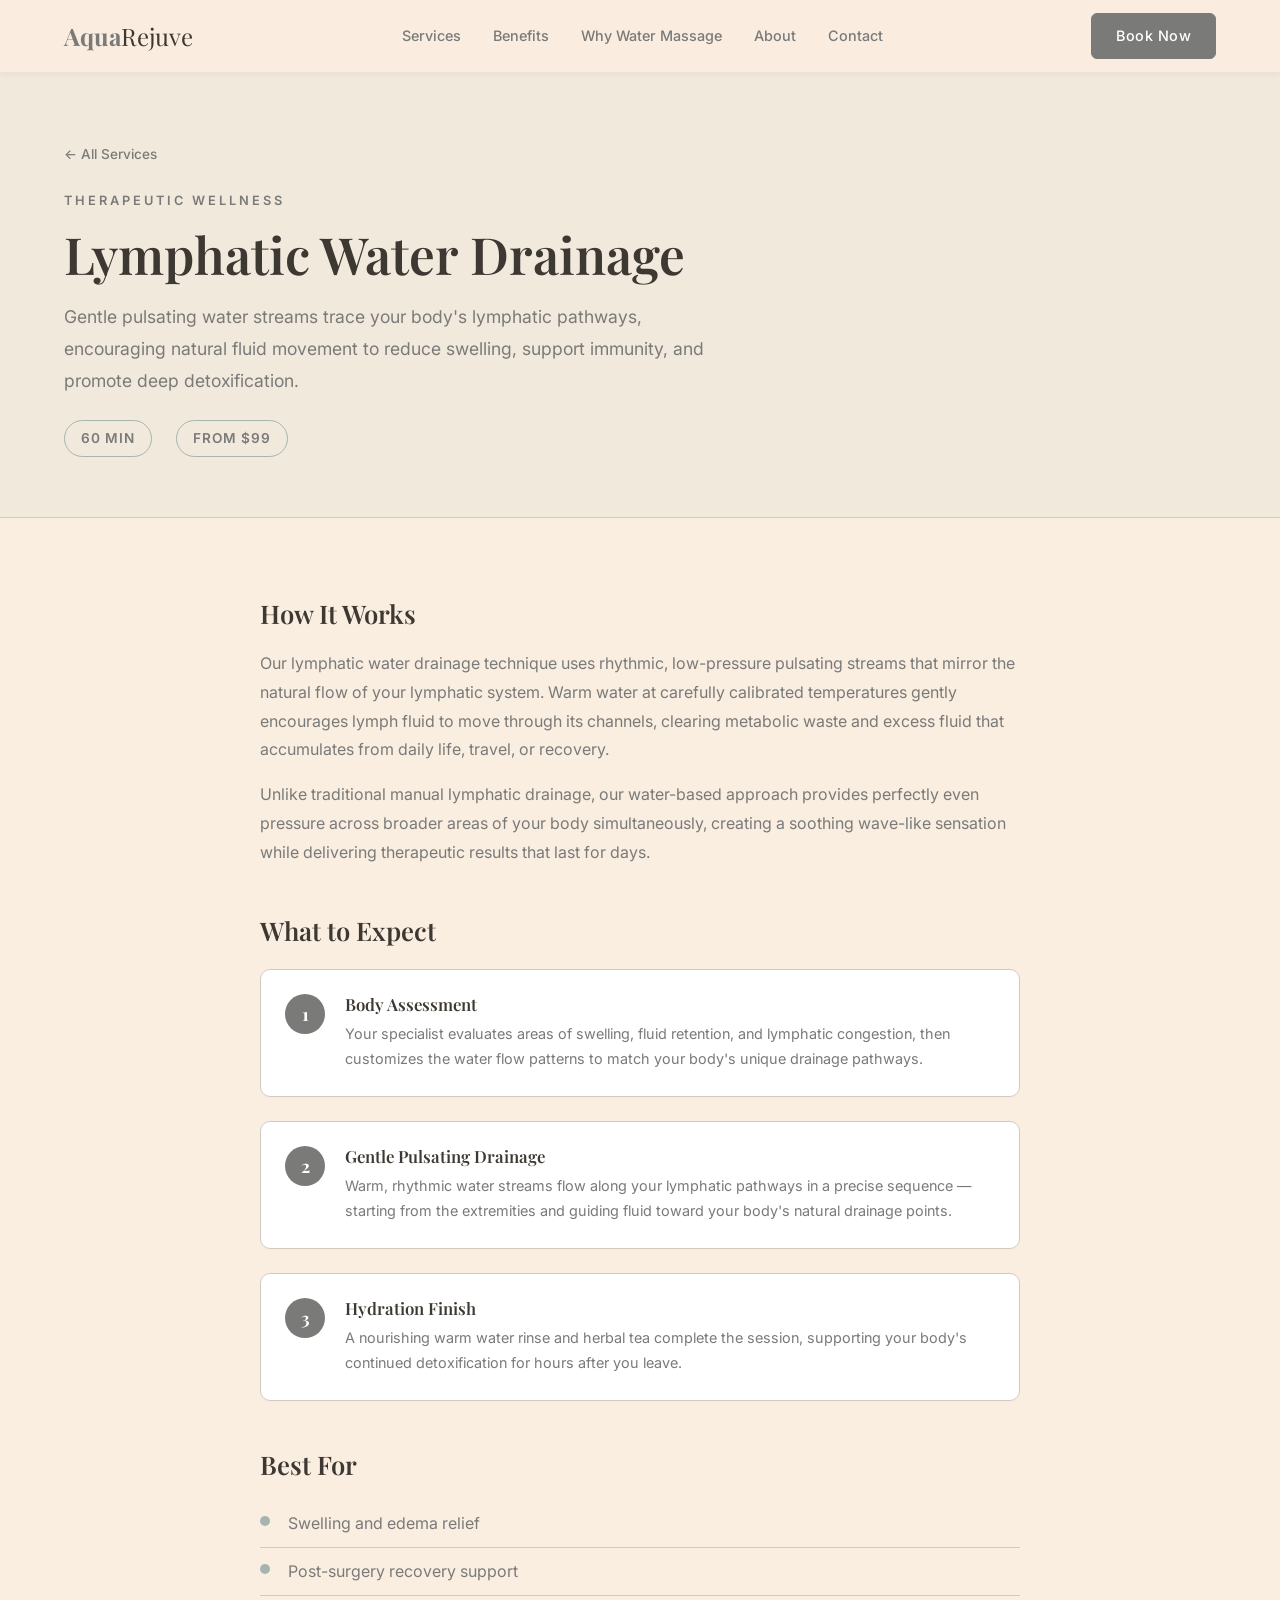
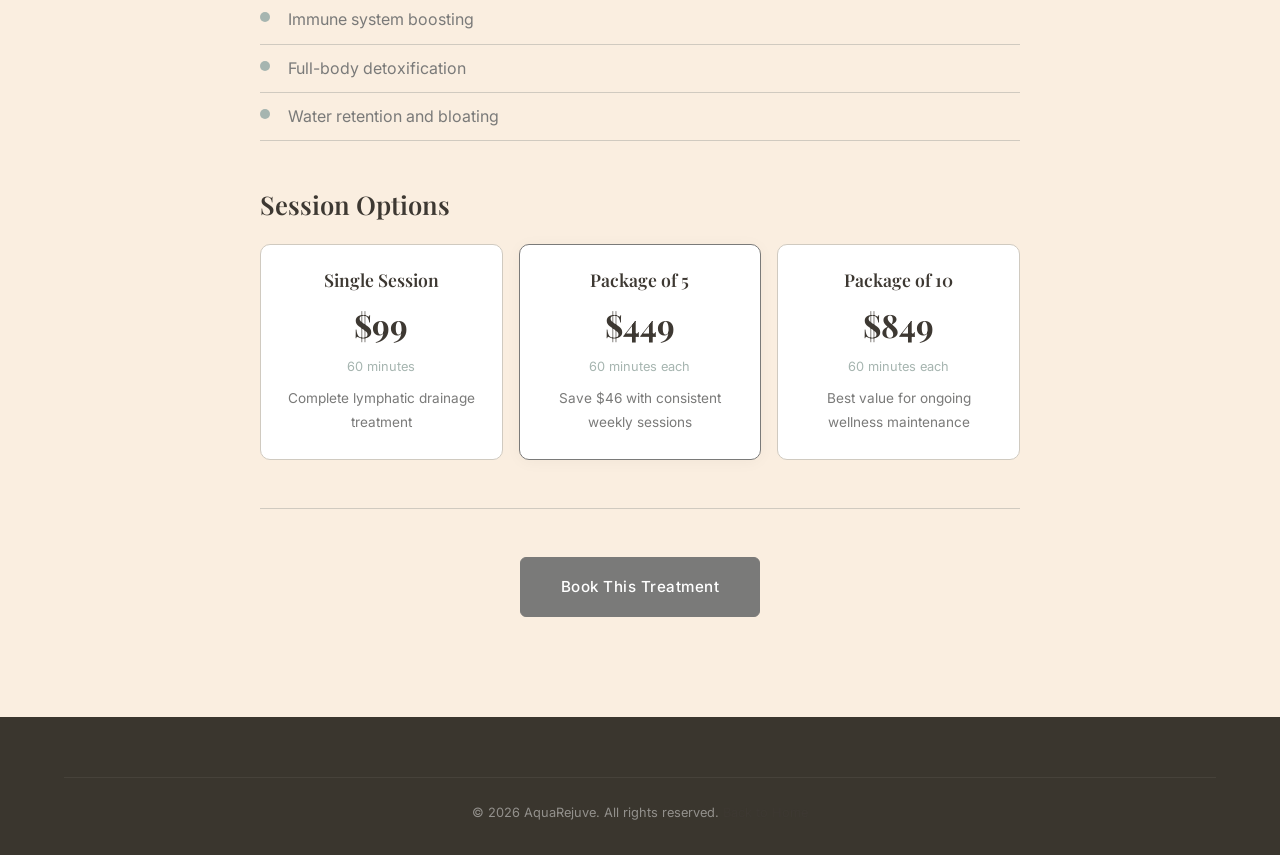
<file: services/lymphatic-water-drainage.html>
<!DOCTYPE html>
<html lang="en">
<head>
  <meta charset="UTF-8">
  <meta name="viewport" content="width=device-width, initial-scale=1.0">
  <title>Lymphatic Water Drainage | AquaRejuve - Mountain View, CA</title>
  <meta name="description" content="Gentle pulsating water streams follow your body's lymphatic pathways to reduce swelling, boost immunity, and promote natural detoxification.">
  <link rel="preconnect" href="https://fonts.googleapis.com">
  <link rel="preconnect" href="https://fonts.gstatic.com" crossorigin>
  <link href="https://fonts.googleapis.com/css2?family=Playfair+Display:wght@400;500;600;700&family=Inter:wght@300;400;500;600&display=swap" rel="stylesheet">
  <link rel="stylesheet" href="../styles.css">
  <link rel="stylesheet" href="service.css">
</head>
<body>

  <header class="header scrolled" id="header">
    <nav class="nav container">
      <a href="../index.html" class="nav-logo">
        <span class="logo-aqua">Aqua</span><span class="logo-rejuve">Rejuve</span>
      </a>
      <ul class="nav-links" id="nav-links">
        <li><a href="../index.html#services">Services</a></li>
        <li><a href="../index.html#benefits">Benefits</a></li>
        <li><a href="../index.html#comparison">Why Water Massage</a></li>
        <li><a href="../index.html#about">About</a></li>
        <li><a href="../index.html#contact">Contact</a></li>
      </ul>
      <a href="../index.html#membership" class="btn btn-primary nav-cta">Book Now</a>
      <button class="nav-toggle" id="nav-toggle" aria-label="Toggle menu">
        <span></span><span></span><span></span>
      </button>
    </nav>
  </header>

  <section class="service-hero">
    <div class="container">
      <a href="../index.html#services" class="back-link">&larr; All Services</a>
      <p class="section-tag">Therapeutic Wellness</p>
      <h1 class="section-title">Lymphatic Water Drainage</h1>
      <p class="service-hero-subtitle">Gentle pulsating water streams trace your body's lymphatic pathways, encouraging natural fluid movement to reduce swelling, support immunity, and promote deep detoxification.</p>
      <div class="service-meta">
        <span class="service-meta-item">60 min</span>
        <span class="service-meta-item">From $99</span>
      </div>
    </div>
  </section>

  <section class="service-body">
    <div class="container">
      <div class="service-content">
        <h2>How It Works</h2>
        <p>Our lymphatic water drainage technique uses rhythmic, low-pressure pulsating streams that mirror the natural flow of your lymphatic system. Warm water at carefully calibrated temperatures gently encourages lymph fluid to move through its channels, clearing metabolic waste and excess fluid that accumulates from daily life, travel, or recovery.</p>
        <p>Unlike traditional manual lymphatic drainage, our water-based approach provides perfectly even pressure across broader areas of your body simultaneously, creating a soothing wave-like sensation while delivering therapeutic results that last for days.</p>

        <h2>What to Expect</h2>
        <div class="service-steps">
          <div class="step">
            <span class="step-num">1</span>
            <div>
              <h3>Body Assessment</h3>
              <p>Your specialist evaluates areas of swelling, fluid retention, and lymphatic congestion, then customizes the water flow patterns to match your body's unique drainage pathways.</p>
            </div>
          </div>
          <div class="step">
            <span class="step-num">2</span>
            <div>
              <h3>Gentle Pulsating Drainage</h3>
              <p>Warm, rhythmic water streams flow along your lymphatic pathways in a precise sequence — starting from the extremities and guiding fluid toward your body's natural drainage points.</p>
            </div>
          </div>
          <div class="step">
            <span class="step-num">3</span>
            <div>
              <h3>Hydration Finish</h3>
              <p>A nourishing warm water rinse and herbal tea complete the session, supporting your body's continued detoxification for hours after you leave.</p>
            </div>
          </div>
        </div>

        <h2>Best For</h2>
        <ul class="service-list">
          <li>Swelling and edema relief</li>
          <li>Post-surgery recovery support</li>
          <li>Immune system boosting</li>
          <li>Full-body detoxification</li>
          <li>Water retention and bloating</li>
        </ul>

        <h2>Session Options</h2>
        <div class="service-pricing">
          <div class="sp-card">
            <h3>Single Session</h3>
            <span class="sp-price">$99</span>
            <span class="sp-dur">60 minutes</span>
            <p>Complete lymphatic drainage treatment</p>
          </div>
          <div class="sp-card featured">
            <h3>Package of 5</h3>
            <span class="sp-price">$449</span>
            <span class="sp-dur">60 minutes each</span>
            <p>Save $46 with consistent weekly sessions</p>
          </div>
          <div class="sp-card">
            <h3>Package of 10</h3>
            <span class="sp-price">$849</span>
            <span class="sp-dur">60 minutes each</span>
            <p>Best value for ongoing wellness maintenance</p>
          </div>
        </div>

        <div class="service-cta">
          <a href="../index.html#membership" class="btn btn-primary btn-lg">Book This Treatment</a>
        </div>
      </div>
    </div>
  </section>

  <footer class="footer">
    <div class="container">
      <div class="footer-bottom">
        <p>&copy; 2026 AquaRejuve. All rights reserved. <a href="../index.html">Back to Home</a></p>
      </div>
    </div>
  </footer>

  <script>
    const toggle = document.getElementById('nav-toggle');
    const links = document.getElementById('nav-links');
    toggle.addEventListener('click', () => { links.classList.toggle('open'); toggle.classList.toggle('active'); });
  </script>
</body>
</html>
</file>
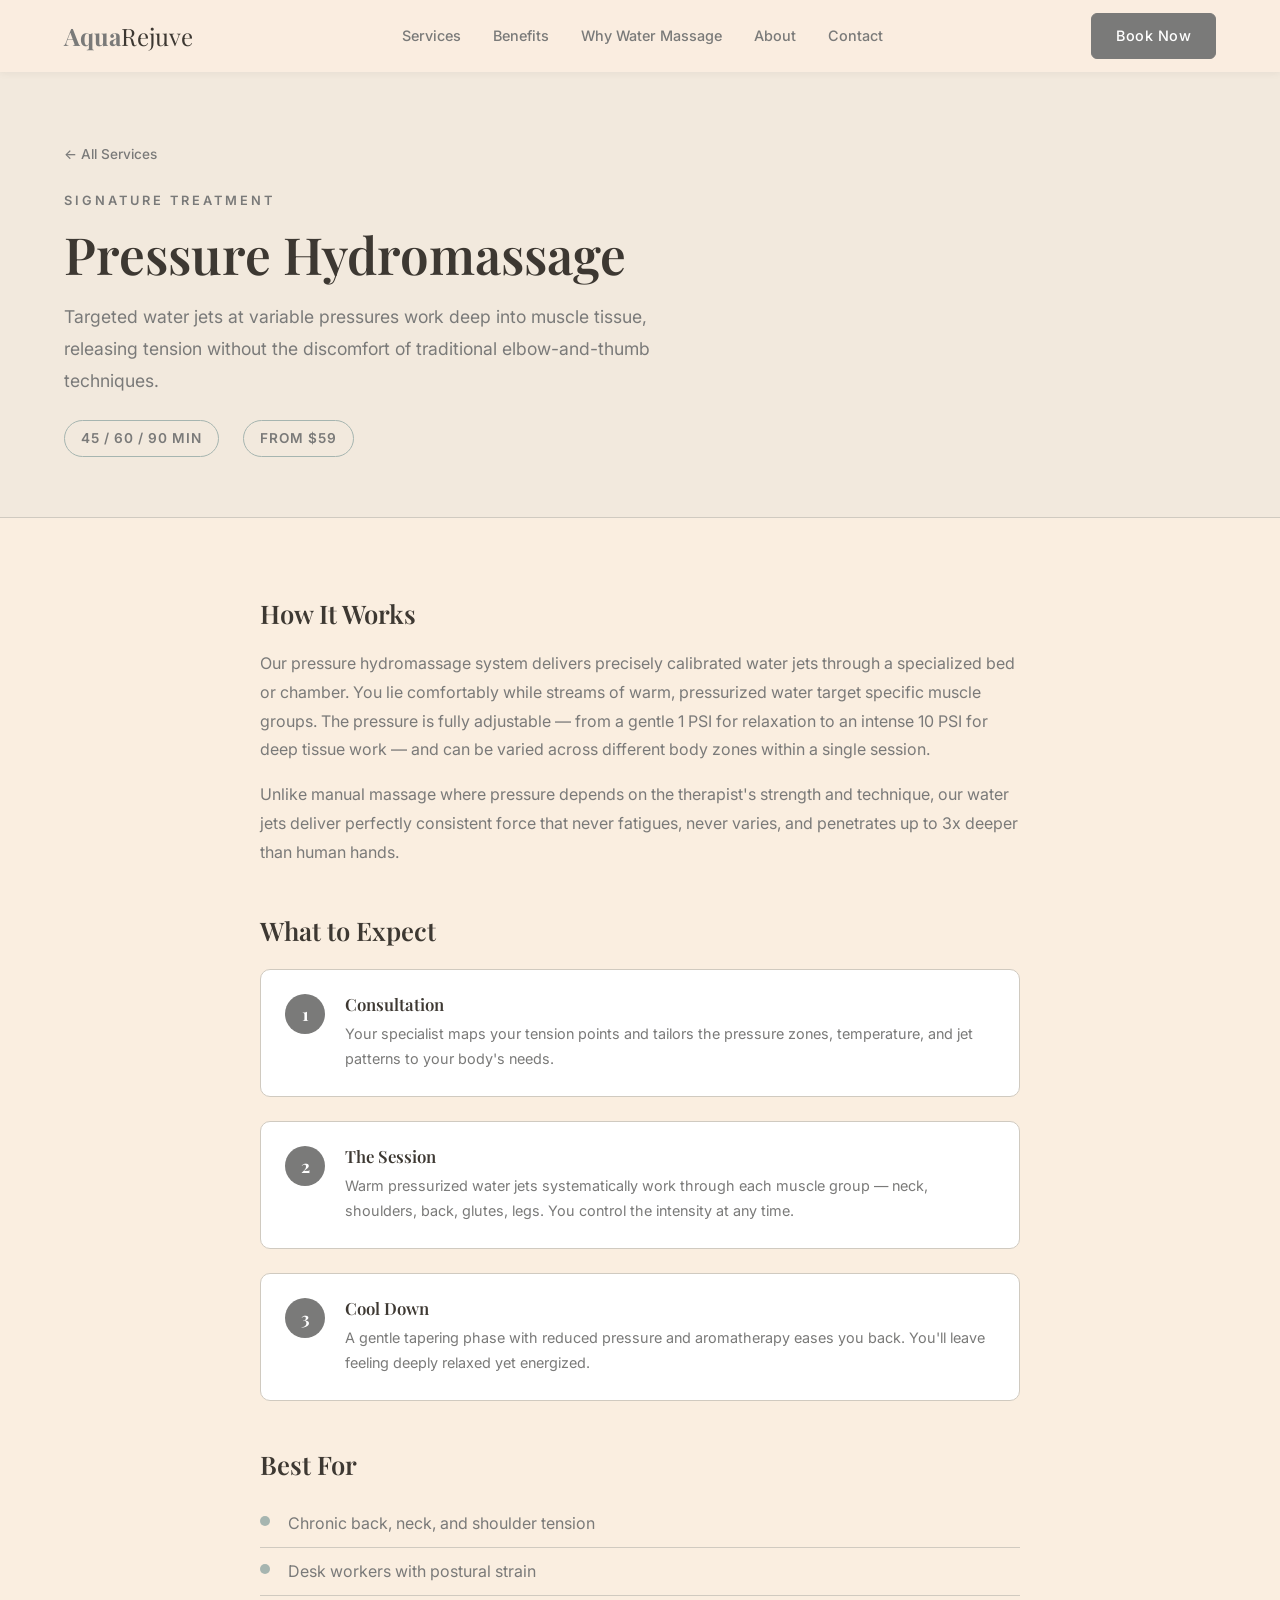
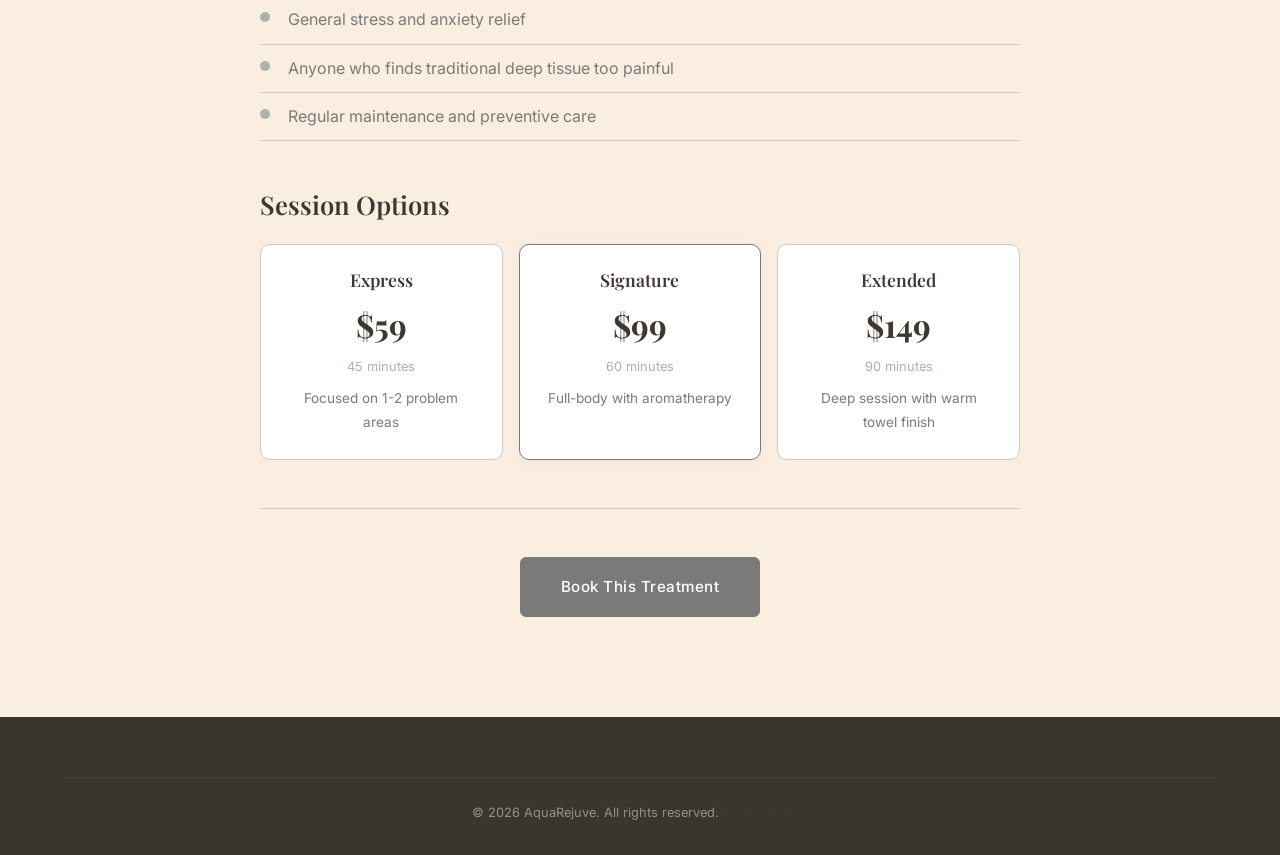
<file: services/pressure-hydromassage.html>
<!DOCTYPE html>
<html lang="en">
<head>
  <meta charset="UTF-8">
  <meta name="viewport" content="width=device-width, initial-scale=1.0">
  <title>Pressure Hydromassage | AquaRejuve - Mountain View, CA</title>
  <meta name="description" content="Our signature pressure hydromassage uses targeted water jets at variable pressures to release deep muscle tension without discomfort.">
  <link rel="preconnect" href="https://fonts.googleapis.com">
  <link rel="preconnect" href="https://fonts.gstatic.com" crossorigin>
  <link href="https://fonts.googleapis.com/css2?family=Playfair+Display:wght@400;500;600;700&family=Inter:wght@300;400;500;600&display=swap" rel="stylesheet">
  <link rel="stylesheet" href="../styles.css">
  <link rel="stylesheet" href="service.css">
</head>
<body>

  <header class="header scrolled" id="header">
    <nav class="nav container">
      <a href="../index.html" class="nav-logo">
        <span class="logo-aqua">Aqua</span><span class="logo-rejuve">Rejuve</span>
      </a>
      <ul class="nav-links" id="nav-links">
        <li><a href="../index.html#services">Services</a></li>
        <li><a href="../index.html#benefits">Benefits</a></li>
        <li><a href="../index.html#comparison">Why Water Massage</a></li>
        <li><a href="../index.html#about">About</a></li>
        <li><a href="../index.html#contact">Contact</a></li>
      </ul>
      <a href="../index.html#membership" class="btn btn-primary nav-cta">Book Now</a>
      <button class="nav-toggle" id="nav-toggle" aria-label="Toggle menu">
        <span></span><span></span><span></span>
      </button>
    </nav>
  </header>

  <section class="service-hero">
    <div class="container">
      <a href="../index.html#services" class="back-link">&larr; All Services</a>
      <p class="section-tag">Signature Treatment</p>
      <h1 class="section-title">Pressure Hydromassage</h1>
      <p class="service-hero-subtitle">Targeted water jets at variable pressures work deep into muscle tissue, releasing tension without the discomfort of traditional elbow-and-thumb techniques.</p>
      <div class="service-meta">
        <span class="service-meta-item">45 / 60 / 90 min</span>
        <span class="service-meta-item">From $59</span>
      </div>
    </div>
  </section>

  <section class="service-body">
    <div class="container">
      <div class="service-content">
        <h2>How It Works</h2>
        <p>Our pressure hydromassage system delivers precisely calibrated water jets through a specialized bed or chamber. You lie comfortably while streams of warm, pressurized water target specific muscle groups. The pressure is fully adjustable — from a gentle 1 PSI for relaxation to an intense 10 PSI for deep tissue work — and can be varied across different body zones within a single session.</p>
        <p>Unlike manual massage where pressure depends on the therapist's strength and technique, our water jets deliver perfectly consistent force that never fatigues, never varies, and penetrates up to 3x deeper than human hands.</p>

        <h2>What to Expect</h2>
        <div class="service-steps">
          <div class="step">
            <span class="step-num">1</span>
            <div>
              <h3>Consultation</h3>
              <p>Your specialist maps your tension points and tailors the pressure zones, temperature, and jet patterns to your body's needs.</p>
            </div>
          </div>
          <div class="step">
            <span class="step-num">2</span>
            <div>
              <h3>The Session</h3>
              <p>Warm pressurized water jets systematically work through each muscle group — neck, shoulders, back, glutes, legs. You control the intensity at any time.</p>
            </div>
          </div>
          <div class="step">
            <span class="step-num">3</span>
            <div>
              <h3>Cool Down</h3>
              <p>A gentle tapering phase with reduced pressure and aromatherapy eases you back. You'll leave feeling deeply relaxed yet energized.</p>
            </div>
          </div>
        </div>

        <h2>Best For</h2>
        <ul class="service-list">
          <li>Chronic back, neck, and shoulder tension</li>
          <li>Desk workers with postural strain</li>
          <li>General stress and anxiety relief</li>
          <li>Anyone who finds traditional deep tissue too painful</li>
          <li>Regular maintenance and preventive care</li>
        </ul>

        <h2>Session Options</h2>
        <div class="service-pricing">
          <div class="sp-card">
            <h3>Express</h3>
            <span class="sp-price">$59</span>
            <span class="sp-dur">45 minutes</span>
            <p>Focused on 1-2 problem areas</p>
          </div>
          <div class="sp-card featured">
            <h3>Signature</h3>
            <span class="sp-price">$99</span>
            <span class="sp-dur">60 minutes</span>
            <p>Full-body with aromatherapy</p>
          </div>
          <div class="sp-card">
            <h3>Extended</h3>
            <span class="sp-price">$149</span>
            <span class="sp-dur">90 minutes</span>
            <p>Deep session with warm towel finish</p>
          </div>
        </div>

        <div class="service-cta">
          <a href="../index.html#membership" class="btn btn-primary btn-lg">Book This Treatment</a>
        </div>
      </div>
    </div>
  </section>

  <footer class="footer">
    <div class="container">
      <div class="footer-bottom">
        <p>&copy; 2026 AquaRejuve. All rights reserved. <a href="../index.html">Back to Home</a></p>
      </div>
    </div>
  </footer>

  <script>
    const toggle = document.getElementById('nav-toggle');
    const links = document.getElementById('nav-links');
    toggle.addEventListener('click', () => { links.classList.toggle('open'); toggle.classList.toggle('active'); });
  </script>
</body>
</html>
</file>
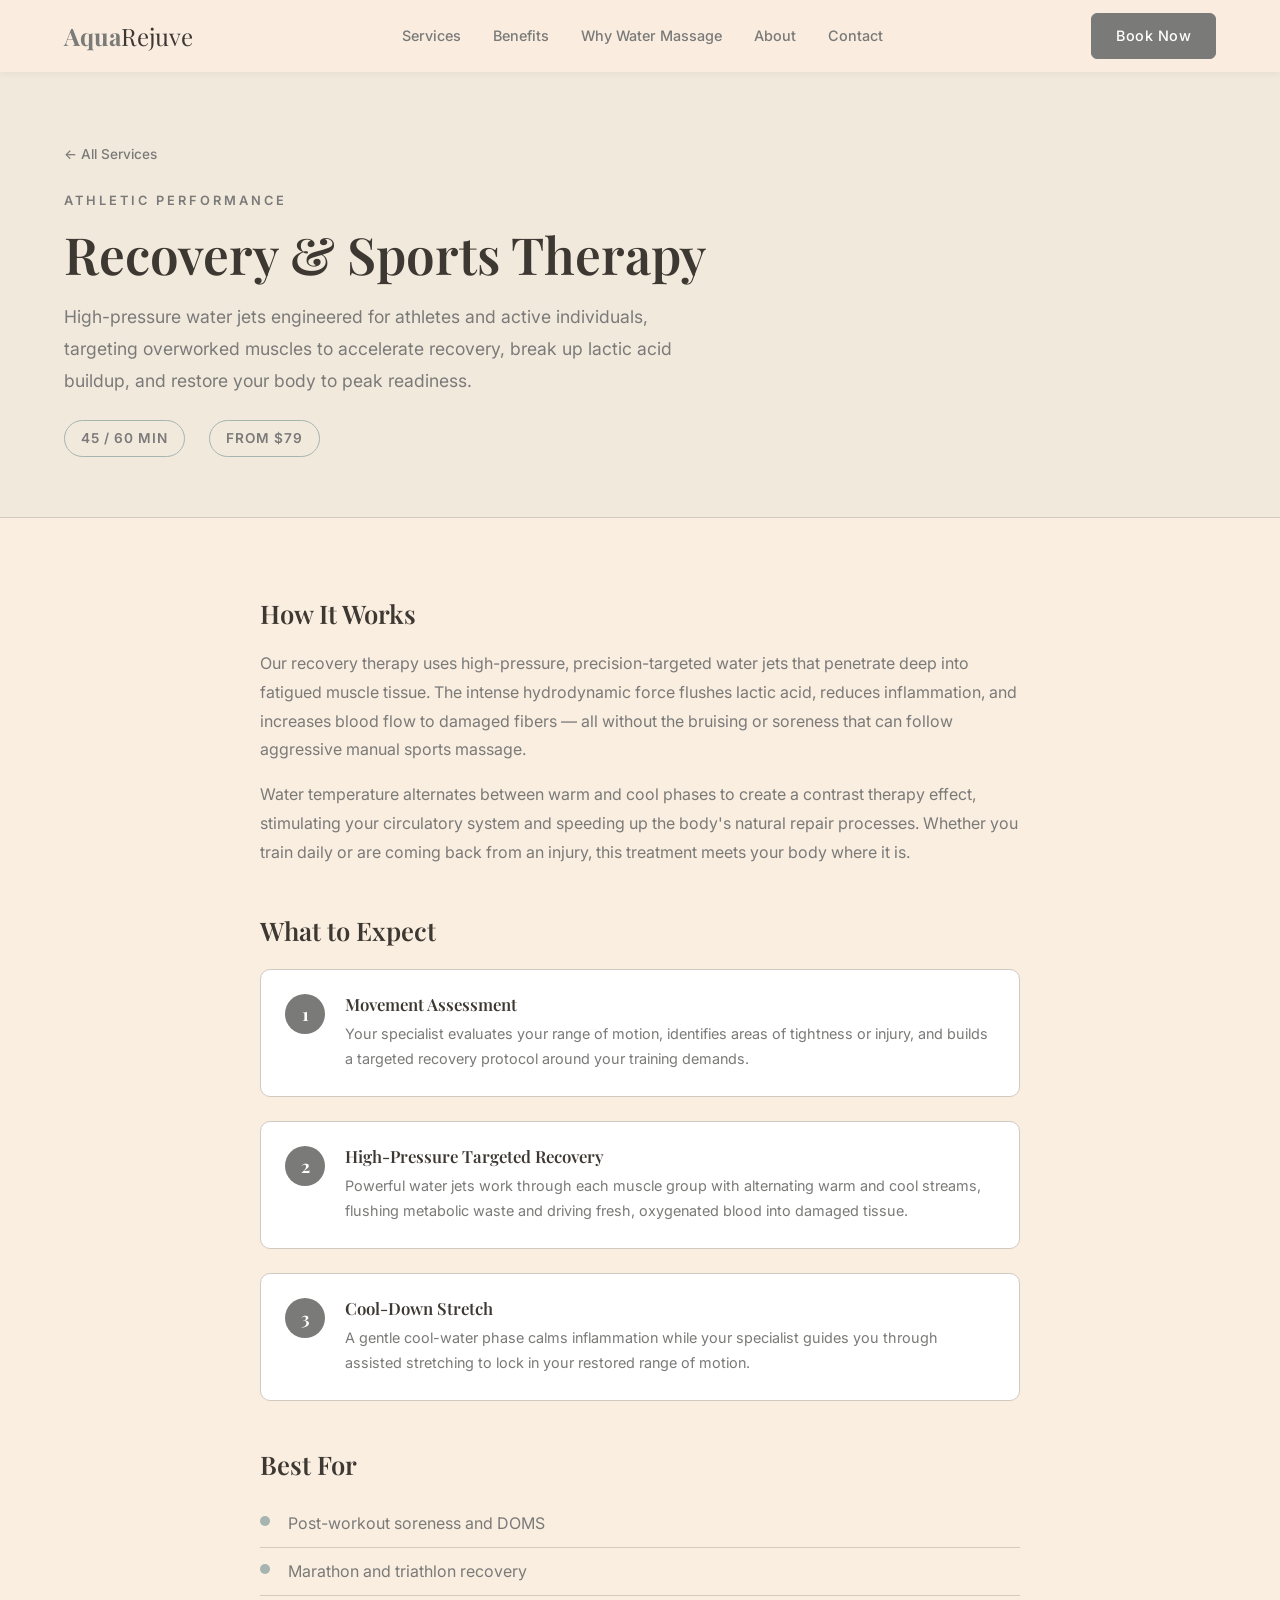
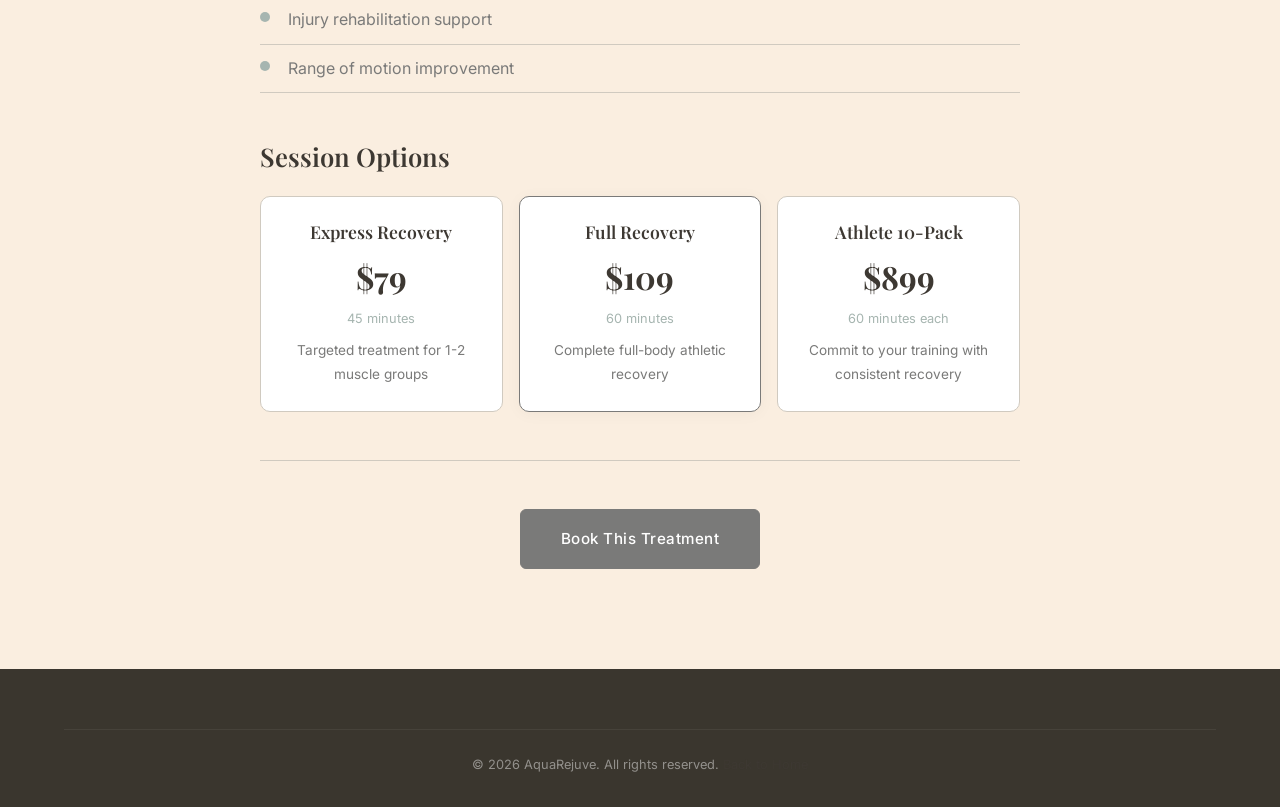
<file: services/recovery-sports-therapy.html>
<!DOCTYPE html>
<html lang="en">
<head>
  <meta charset="UTF-8">
  <meta name="viewport" content="width=device-width, initial-scale=1.0">
  <title>Recovery &amp; Sports Therapy | AquaRejuve - Mountain View, CA</title>
  <meta name="description" content="High-pressure water jets designed for athletes and active individuals to accelerate recovery, reduce soreness, and restore full range of motion.">
  <link rel="preconnect" href="https://fonts.googleapis.com">
  <link rel="preconnect" href="https://fonts.gstatic.com" crossorigin>
  <link href="https://fonts.googleapis.com/css2?family=Playfair+Display:wght@400;500;600;700&family=Inter:wght@300;400;500;600&display=swap" rel="stylesheet">
  <link rel="stylesheet" href="../styles.css">
  <link rel="stylesheet" href="service.css">
</head>
<body>

  <header class="header scrolled" id="header">
    <nav class="nav container">
      <a href="../index.html" class="nav-logo">
        <span class="logo-aqua">Aqua</span><span class="logo-rejuve">Rejuve</span>
      </a>
      <ul class="nav-links" id="nav-links">
        <li><a href="../index.html#services">Services</a></li>
        <li><a href="../index.html#benefits">Benefits</a></li>
        <li><a href="../index.html#comparison">Why Water Massage</a></li>
        <li><a href="../index.html#about">About</a></li>
        <li><a href="../index.html#contact">Contact</a></li>
      </ul>
      <a href="../index.html#membership" class="btn btn-primary nav-cta">Book Now</a>
      <button class="nav-toggle" id="nav-toggle" aria-label="Toggle menu">
        <span></span><span></span><span></span>
      </button>
    </nav>
  </header>

  <section class="service-hero">
    <div class="container">
      <a href="../index.html#services" class="back-link">&larr; All Services</a>
      <p class="section-tag">Athletic Performance</p>
      <h1 class="section-title">Recovery &amp; Sports Therapy</h1>
      <p class="service-hero-subtitle">High-pressure water jets engineered for athletes and active individuals, targeting overworked muscles to accelerate recovery, break up lactic acid buildup, and restore your body to peak readiness.</p>
      <div class="service-meta">
        <span class="service-meta-item">45 / 60 min</span>
        <span class="service-meta-item">From $79</span>
      </div>
    </div>
  </section>

  <section class="service-body">
    <div class="container">
      <div class="service-content">
        <h2>How It Works</h2>
        <p>Our recovery therapy uses high-pressure, precision-targeted water jets that penetrate deep into fatigued muscle tissue. The intense hydrodynamic force flushes lactic acid, reduces inflammation, and increases blood flow to damaged fibers — all without the bruising or soreness that can follow aggressive manual sports massage.</p>
        <p>Water temperature alternates between warm and cool phases to create a contrast therapy effect, stimulating your circulatory system and speeding up the body's natural repair processes. Whether you train daily or are coming back from an injury, this treatment meets your body where it is.</p>

        <h2>What to Expect</h2>
        <div class="service-steps">
          <div class="step">
            <span class="step-num">1</span>
            <div>
              <h3>Movement Assessment</h3>
              <p>Your specialist evaluates your range of motion, identifies areas of tightness or injury, and builds a targeted recovery protocol around your training demands.</p>
            </div>
          </div>
          <div class="step">
            <span class="step-num">2</span>
            <div>
              <h3>High-Pressure Targeted Recovery</h3>
              <p>Powerful water jets work through each muscle group with alternating warm and cool streams, flushing metabolic waste and driving fresh, oxygenated blood into damaged tissue.</p>
            </div>
          </div>
          <div class="step">
            <span class="step-num">3</span>
            <div>
              <h3>Cool-Down Stretch</h3>
              <p>A gentle cool-water phase calms inflammation while your specialist guides you through assisted stretching to lock in your restored range of motion.</p>
            </div>
          </div>
        </div>

        <h2>Best For</h2>
        <ul class="service-list">
          <li>Post-workout soreness and DOMS</li>
          <li>Marathon and triathlon recovery</li>
          <li>Injury rehabilitation support</li>
          <li>Range of motion improvement</li>
        </ul>

        <h2>Session Options</h2>
        <div class="service-pricing">
          <div class="sp-card">
            <h3>Express Recovery</h3>
            <span class="sp-price">$79</span>
            <span class="sp-dur">45 minutes</span>
            <p>Targeted treatment for 1-2 muscle groups</p>
          </div>
          <div class="sp-card featured">
            <h3>Full Recovery</h3>
            <span class="sp-price">$109</span>
            <span class="sp-dur">60 minutes</span>
            <p>Complete full-body athletic recovery</p>
          </div>
          <div class="sp-card">
            <h3>Athlete 10-Pack</h3>
            <span class="sp-price">$899</span>
            <span class="sp-dur">60 minutes each</span>
            <p>Commit to your training with consistent recovery</p>
          </div>
        </div>

        <div class="service-cta">
          <a href="../index.html#membership" class="btn btn-primary btn-lg">Book This Treatment</a>
        </div>
      </div>
    </div>
  </section>

  <footer class="footer">
    <div class="container">
      <div class="footer-bottom">
        <p>&copy; 2026 AquaRejuve. All rights reserved. <a href="../index.html">Back to Home</a></p>
      </div>
    </div>
  </footer>

  <script>
    const toggle = document.getElementById('nav-toggle');
    const links = document.getElementById('nav-links');
    toggle.addEventListener('click', () => { links.classList.toggle('open'); toggle.classList.toggle('active'); });
  </script>
</body>
</html>
</file>
<file: styles.css>
/* ═════════════════════════════════════════════��═════════════════
   AquaRejuve — Minimal Premium Wellness
   Palette: #F0F2F2, #D9D9D9, #A1A6A5, #8C8A80, #232626, #26221A
   Typography: Playfair Display + Inter
   ═════════════���══════════════════════��══════════════════════════ */

:root {
  --color-bg: #FAEEE0;
  --color-bg-alt: #F2E9DD;
  --color-bg-warm: #FAEEE0;
  --color-bg-dark: #3a362e;
  --color-bg-card: #ffffff;
  --color-primary: #7A7A79;
  --color-primary-dark: #636362;
  --color-primary-light: #A6B5B0;
  --color-text: #3d3832;
  --color-text-light: #7A7A79;
  --color-text-muted: #A6B5B0;
  --color-border: #D0CAC0;
  --color-white: #ffffff;
  --color-accent: #D0CAC0;
  --font-heading: 'Playfair Display', Georgia, serif;
  --font-body: 'Inter', -apple-system, sans-serif;
  --radius: 10px;
  --radius-sm: 6px;
  --shadow: 0 2px 16px rgba(35, 38, 38, 0.04);
  --shadow-lg: 0 8px 32px rgba(35, 38, 38, 0.07);
  --transition: 0.3s ease;
}

*, *::before, *::after { box-sizing: border-box; margin: 0; padding: 0; }

html { scroll-behavior: smooth; scroll-padding-top: 80px; }

body {
  font-family: var(--font-body);
  color: var(--color-text);
  background: var(--color-bg);
  line-height: 1.7;
  font-size: 16px;
  -webkit-font-smoothing: antialiased;
}

.container {
  max-width: 1200px;
  margin: 0 auto;
  padding: 0 24px;
}

img { max-width: 100%; display: block; }

a { color: var(--color-text); text-decoration: none; transition: var(--transition); }
a:hover { color: var(--color-primary-dark); }

/* ── Typography ─────────────────────────────────────────────── */

h1, h2, h3, h4 { font-family: var(--font-heading); font-weight: 600; line-height: 1.2; }

.section-tag {
  font-family: var(--font-body);
  font-size: 0.8rem;
  letter-spacing: 3px;
  text-transform: uppercase;
  color: var(--color-primary);
  font-weight: 600;
  margin-bottom: 12px;
}

.section-title {
  font-size: clamp(1.8rem, 4vw, 2.8rem);
  color: var(--color-text);
  margin-bottom: 24px;
}

.center { text-align: center; }

/* ── Buttons ────────────────────────────────────────────────── */

.btn {
  display: inline-block;
  padding: 14px 32px;
  font-family: var(--font-body);
  font-size: 0.9rem;
  font-weight: 500;
  letter-spacing: 0.5px;
  border-radius: var(--radius-sm);
  cursor: pointer;
  transition: var(--transition);
  border: 1.5px solid transparent;
  text-align: center;
}

.btn-primary {
  background: var(--color-primary);
  color: var(--color-white);
  border-color: var(--color-primary);
}
.btn-primary:hover {
  background: var(--color-primary-dark);
  border-color: var(--color-primary-dark);
  color: var(--color-white);
  transform: translateY(-2px);
}

.btn-outline {
  background: transparent;
  color: var(--color-text);
  border-color: var(--color-border);
}
.btn-outline:hover {
  background: var(--color-primary);
  color: var(--color-white);
  border-color: var(--color-primary);
  transform: translateY(-2px);
}

.btn-lg { padding: 16px 40px; font-size: 0.95rem; }
.btn-full { width: 100%; }

/* ── Header ─────────────────────────────────────────────────── */

.header {
  position: fixed;
  top: 0;
  left: 0;
  right: 0;
  z-index: 1000;
  background: transparent;
  transition: var(--transition);
}

.header.scrolled {
  background: rgba(250, 238, 224, 0.95);
  backdrop-filter: blur(12px);
  box-shadow: 0 1px 8px rgba(35, 38, 38, 0.06);
}

.nav {
  display: flex;
  align-items: center;
  justify-content: space-between;
  height: 72px;
}

.nav-logo { display: flex; gap: 0; font-family: var(--font-heading); font-size: 1.5rem; }
.logo-aqua { color: var(--color-primary); font-weight: 700; }
.logo-rejuve { color: var(--color-text); font-weight: 400; }
.header:not(.scrolled) .logo-rejuve { color: var(--color-white); }

.nav-links {
  display: flex;
  list-style: none;
  gap: 32px;
  align-items: center;
}

.nav-links a {
  font-size: 0.9rem;
  font-weight: 500;
  color: var(--color-text-light);
  position: relative;
}
.header:not(.scrolled) .nav-links a { color: rgba(255,255,255,0.85); }
.nav-links a:hover { color: var(--color-text); }
.header:not(.scrolled) .nav-links a:hover { color: var(--color-white); }

.nav-cta { padding: 10px 24px; }
.header:not(.scrolled) .nav-cta { border-color: rgba(255,255,255,0.5); color: var(--color-white); background: transparent; }
.header:not(.scrolled) .nav-cta:hover { background: var(--color-white); color: var(--color-text); border-color: var(--color-white); }

.nav-toggle {
  display: none;
  flex-direction: column;
  gap: 5px;
  background: none;
  border: none;
  cursor: pointer;
  padding: 4px;
}
.nav-toggle span {
  width: 24px;
  height: 2px;
  background: var(--color-text);
  transition: var(--transition);
}
.header:not(.scrolled) .nav-toggle span { background: var(--color-white); }
.nav-toggle.active span:nth-child(1) { transform: rotate(45deg) translate(5px, 5px); }
.nav-toggle.active span:nth-child(2) { opacity: 0; }
.nav-toggle.active span:nth-child(3) { transform: rotate(-45deg) translate(5px, -5px); }

/* ── Hero ────���───────────────────────────────────────��──────── */

.hero {
  position: relative;
  min-height: 100vh;
  display: flex;
  align-items: center;
  background: linear-gradient(135deg, #3a362e 0%, #5a534a 40%, #7A7A79 100%);
  overflow: hidden;
}

.hero::before {
  content: '';
  position: absolute;
  inset: 0;
  background:
    radial-gradient(ellipse 600px 400px at 20% 80%, rgba(208, 202, 192, 0.15), transparent),
    radial-gradient(ellipse 400px 300px at 80% 20%, rgba(166, 181, 176, 0.12), transparent);
}

.hero-overlay {
  position: absolute;
  inset: 0;
  background: rgba(43, 38, 32, 0.12);
}

.hero-content {
  position: relative;
  z-index: 2;
  max-width: 720px;
  padding: 120px 0 80px;
}

.hero-tag {
  font-family: var(--font-body);
  font-size: 0.85rem;
  letter-spacing: 3px;
  text-transform: uppercase;
  color: var(--color-primary-light);
  margin-bottom: 16px;
}

.hero-title {
  font-size: clamp(2.5rem, 6vw, 4rem);
  color: var(--color-white);
  margin-bottom: 24px;
  line-height: 1.1;
}

.hero-subtitle {
  font-size: 1.15rem;
  color: rgba(255, 255, 255, 0.7);
  line-height: 1.8;
  margin-bottom: 40px;
  max-width: 580px;
}

.hero-actions { display: flex; gap: 16px; flex-wrap: wrap; }
.hero-actions .btn-outline { border-color: rgba(255,255,255,0.4); color: var(--color-white); }
.hero-actions .btn-outline:hover { background: var(--color-white); color: var(--color-text); border-color: var(--color-white); }

/* ── Intro ──────��──────────────────────────────────���────────── */

.intro { padding: 100px 0; }

.intro-grid {
  display: grid;
  grid-template-columns: 1fr 1fr;
  gap: 60px;
  align-items: center;
}

.intro-text p { color: var(--color-text-light); margin-bottom: 16px; }

.intro-image-placeholder,
.about-image-placeholder {
  background: var(--color-bg-alt);
  border-radius: var(--radius);
  aspect-ratio: 1;
  display: flex;
  flex-direction: column;
  align-items: center;
  justify-content: center;
  border: 1px solid var(--color-border);
}
.intro-image-placeholder svg,
.about-image-placeholder svg { width: 120px; opacity: 0.4; color: var(--color-primary-light); }
.intro-image-placeholder span,
.about-image-placeholder span {
  margin-top: 12px;
  font-size: 0.85rem;
  color: var(--color-text-muted);
  letter-spacing: 2px;
  text-transform: uppercase;
}

/* ── Stats ─────���────────────────────────────────────────────── */

.stats {
  background: var(--color-bg-dark);
  padding: 60px 0;
}

.stats-grid {
  display: grid;
  grid-template-columns: repeat(4, 1fr);
  gap: 40px;
  text-align: center;
}

.stat-number {
  display: block;
  font-family: var(--font-heading);
  font-size: 2.5rem;
  font-weight: 700;
  color: var(--color-primary-light);
  margin-bottom: 8px;
}

.stat-label {
  font-size: 0.85rem;
  color: rgba(255, 255, 255, 0.55);
  letter-spacing: 1px;
}

/* ── Services ──────────────────────────────────────────���────── */

.services {
  padding: 100px 0;
  background: var(--color-bg);
}

.services-grid {
  display: grid;
  grid-template-columns: repeat(3, 1fr);
  gap: 24px;
  margin-top: 48px;
}

.service-card {
  background: var(--color-white);
  padding: 40px 32px;
  border-radius: var(--radius);
  border: 1px solid var(--color-border);
  transition: var(--transition);
}
.service-card:hover {
  transform: translateY(-4px);
  box-shadow: var(--shadow-lg);
  border-color: var(--color-primary-light);
}

/* Signature emphasis for Hydromassage */
.service-card-signature {
  border-color: var(--color-primary-light);
  box-shadow: var(--shadow);
}
.service-card-signature .service-icon { color: var(--color-primary-dark); }
.service-card-signature h3 {
  position: relative;
  display: inline-block;
}
.service-card-signature h3::after {
  content: 'Signature';
  display: inline-block;
  margin-left: 10px;
  font-family: var(--font-body);
  font-size: 0.6rem;
  font-weight: 600;
  letter-spacing: 1.5px;
  text-transform: uppercase;
  color: var(--color-white);
  background: var(--color-primary);
  padding: 2px 10px;
  border-radius: 20px;
  vertical-align: middle;
}

.service-icon {
  width: 48px;
  height: 48px;
  color: var(--color-primary-light);
  margin-bottom: 20px;
}

.service-card h3 {
  font-size: 1.2rem;
  margin-bottom: 12px;
  color: var(--color-text);
}

.service-card p {
  font-size: 0.9rem;
  color: var(--color-text-light);
  margin-bottom: 16px;
  line-height: 1.7;
}

.service-duration {
  display: block;
  font-family: var(--font-body);
  font-size: 0.8rem;
  color: var(--color-primary);
  font-weight: 600;
  letter-spacing: 1px;
  text-transform: uppercase;
  margin-bottom: 20px;
}

a.service-card {
  display: block;
  color: inherit;
  text-decoration: none;
  cursor: pointer;
}

.service-link {
  display: inline-block;
  margin-top: 0;
  padding: 10px 28px;
  font-family: var(--font-body);
  font-size: 0.85rem;
  font-weight: 500;
  letter-spacing: 0.5px;
  color: var(--color-text-light);
  background: transparent;
  border: 1.5px solid var(--color-border);
  border-radius: var(--radius-sm);
  transition: var(--transition);
}

.service-card:hover .service-link {
  color: var(--color-white);
  background: var(--color-primary);
  border-color: var(--color-primary);
}

/* ── Service Includes List ──────────────────────────────────── */

.service-includes {
  list-style: none;
  margin: 0 0 16px;
  padding: 12px 0;
  border-top: 1px solid var(--color-border);
}

.service-includes li {
  font-size: 0.85rem;
  color: var(--color-text-light);
  padding: 5px 0 5px 20px;
  position: relative;
}

.service-includes li::before {
  content: '';
  position: absolute;
  left: 0;
  top: 11px;
  width: 8px;
  height: 8px;
  border-radius: 50%;
  background: var(--color-primary-light);
}

/* ── Benefits ────────────────────────────────────────��──────── */

.benefits { padding: 100px 0; }

.benefits-grid {
  display: grid;
  grid-template-columns: repeat(3, 1fr);
  gap: 40px;
  margin-top: 48px;
}

.benefit { padding: 8px 0; }

.benefit-number {
  font-family: var(--font-heading);
  font-size: 2.5rem;
  font-weight: 700;
  color: var(--color-border);
  margin-bottom: 12px;
}

.benefit h3 {
  font-size: 1.1rem;
  margin-bottom: 10px;
}

.benefit p {
  font-size: 0.9rem;
  color: var(--color-text-light);
}

/* ── Comparison ────────────────────────────────────────���────── */

.comparison {
  padding: 100px 0;
  background: var(--color-bg-alt);
}

.comparison-table-wrapper {
  margin-top: 48px;
  overflow-x: auto;
}

.comparison-table {
  width: 100%;
  border-collapse: collapse;
  background: var(--color-white);
  border-radius: var(--radius);
  overflow: hidden;
  box-shadow: var(--shadow);
}

.comparison-table th,
.comparison-table td {
  padding: 18px 24px;
  text-align: left;
  font-size: 0.9rem;
  border-bottom: 1px solid var(--color-border);
}

.comparison-table thead th {
  background: var(--color-bg-dark);
  color: var(--color-white);
  font-weight: 600;
  font-size: 0.85rem;
  letter-spacing: 0.5px;
}

.comparison-table thead th:first-child { width: 25%; }

.comparison-table td { color: var(--color-text-light); }
.comparison-table td.highlight {
  color: var(--color-text);
  font-weight: 500;
  background: rgba(161, 166, 165, 0.06);
}

.comparison-table tbody tr:last-child td { border-bottom: none; }
.comparison-table tbody tr:hover td { background: rgba(161, 166, 165, 0.04); }

/* ── Membership / Pricing ────────���─────────────────────────── */

.pricing { padding: 100px 0; }

.pricing-grid {
  display: grid;
  grid-template-columns: repeat(3, 1fr);
  gap: 24px;
  margin-top: 48px;
}

.price-card {
  background: var(--color-white);
  border: 1px solid var(--color-border);
  border-radius: var(--radius);
  padding: 40px 32px;
  text-align: center;
  position: relative;
  transition: var(--transition);
}
.price-card:hover {
  transform: translateY(-4px);
  box-shadow: var(--shadow-lg);
}

.price-card.featured {
  border-color: var(--color-primary);
  box-shadow: var(--shadow-lg);
  transform: scale(1.03);
}
.price-card.featured:hover { transform: scale(1.03) translateY(-4px); }

.price-badge {
  position: absolute;
  top: -12px;
  left: 50%;
  transform: translateX(-50%);
  background: var(--color-primary);
  color: var(--color-white);
  padding: 4px 20px;
  border-radius: 20px;
  font-family: var(--font-body);
  font-size: 0.7rem;
  font-weight: 600;
  letter-spacing: 1.5px;
  text-transform: uppercase;
}

.price-card h3 {
  font-size: 1.3rem;
  margin-bottom: 8px;
}

.price {
  font-family: var(--font-heading);
  font-size: 3rem;
  font-weight: 700;
  color: var(--color-text);
  margin-bottom: 4px;
}

.price-duration {
  font-size: 0.85rem;
  color: var(--color-text-muted);
  margin-bottom: 8px;
}

.price-desc {
  font-size: 0.9rem;
  color: var(--color-text-light);
  margin-bottom: 20px;
  line-height: 1.6;
}

.price-card ul {
  list-style: none;
  margin-bottom: 32px;
  text-align: left;
}

.price-card li {
  padding: 8px 0;
  font-size: 0.9rem;
  color: var(--color-text-light);
  border-bottom: 1px solid var(--color-border);
  padding-left: 20px;
  position: relative;
}
.price-card li::before {
  content: '';
  position: absolute;
  left: 0;
  top: 14px;
  width: 8px;
  height: 8px;
  border-radius: 50%;
  background: var(--color-primary-light);
}

.pricing-note {
  text-align: center;
  margin-top: 32px;
  font-size: 0.9rem;
  color: var(--color-text-muted);
}

/* ── About ───────────────────────────────────────���──────────── */

.about {
  padding: 100px 0;
  background: var(--color-bg-alt);
}

.about-grid {
  display: grid;
  grid-template-columns: 1fr 1fr;
  gap: 60px;
  align-items: center;
}

.about-image-placeholder { aspect-ratio: 3/4; }

.about-text p { color: var(--color-text-light); margin-bottom: 16px; }

.about-details {
  margin-top: 32px;
  display: flex;
  flex-direction: column;
  gap: 16px;
}

.about-detail {
  display: flex;
  gap: 16px;
}
.about-detail strong {
  min-width: 80px;
  font-size: 0.85rem;
  color: var(--color-primary-dark);
  text-transform: uppercase;
  letter-spacing: 1px;
}
.about-detail span {
  font-size: 0.9rem;
  color: var(--color-text-light);
}

/* ── Testimonials ─────────���─────────────────────────────��───── */

.testimonials { padding: 100px 0; }

.testimonials-grid {
  display: grid;
  grid-template-columns: repeat(3, 1fr);
  gap: 24px;
  margin-top: 48px;
}

.testimonial {
  background: var(--color-white);
  border: 1px solid var(--color-border);
  border-radius: var(--radius);
  padding: 36px;
}

.testimonial p {
  font-size: 0.95rem;
  color: var(--color-text-light);
  font-style: italic;
  line-height: 1.8;
  margin-bottom: 24px;
}

.testimonial-author strong {
  display: block;
  font-size: 0.9rem;
  color: var(--color-text);
}
.testimonial-author span {
  font-size: 0.8rem;
  color: var(--color-text-muted);
}

/* ── Contact ────────────────────────────────────────────────── */

.contact {
  padding: 100px 0;
  background: var(--color-bg-dark);
  color: var(--color-white);
}

.contact-grid {
  display: grid;
  grid-template-columns: 1fr 1fr;
  gap: 60px;
  align-items: start;
}

.contact .section-tag { color: var(--color-primary-light); }
.contact .section-title { color: var(--color-white); }
.contact-info p { color: rgba(255, 255, 255, 0.55); margin-bottom: 32px; }

.contact-details { display: flex; flex-direction: column; gap: 20px; }
.contact-item strong {
  display: block;
  font-size: 0.8rem;
  color: var(--color-primary-light);
  text-transform: uppercase;
  letter-spacing: 1px;
  margin-bottom: 4px;
}
.contact-item span,
.contact-item a {
  color: rgba(255, 255, 255, 0.65);
  font-size: 0.95rem;
}
.contact-item a:hover { color: var(--color-white); }

.contact-socials {
  display: flex;
  gap: 16px;
  margin-top: 32px;
}
.contact-socials a {
  display: flex;
  align-items: center;
  justify-content: center;
  width: 40px;
  height: 40px;
  border-radius: 50%;
  border: 1px solid rgba(255,255,255,0.15);
  color: rgba(255,255,255,0.5);
  font-size: 0.75rem;
  font-weight: 600;
}
.contact-socials a:hover {
  border-color: var(--color-primary-light);
  color: var(--color-primary-light);
}

.contact-form {
  background: var(--color-white);
  padding: 40px;
  border-radius: var(--radius);
}

.contact-form h3 {
  font-size: 1.4rem;
  color: var(--color-text);
  margin-bottom: 24px;
}

.form-group { margin-bottom: 16px; }

.form-row {
  display: grid;
  grid-template-columns: 1fr 1fr;
  gap: 16px;
}

.contact-form input,
.contact-form select,
.contact-form textarea {
  width: 100%;
  padding: 14px 16px;
  border: 1px solid var(--color-border);
  border-radius: var(--radius-sm);
  font-family: var(--font-body);
  font-size: 0.9rem;
  color: var(--color-text);
  background: var(--color-bg);
  transition: var(--transition);
  outline: none;
}

.contact-form input:focus,
.contact-form select:focus,
.contact-form textarea:focus {
  border-color: var(--color-primary);
  box-shadow: 0 0 0 3px rgba(208, 202, 192, 0.2);
}

.contact-form textarea { resize: vertical; }

/* ── Footer ──────────────────────��───────────────────────────�� */

.footer {
  background: #3a362e;
  padding: 60px 0 32px;
  color: rgba(255, 255, 255, 0.45);
}

.footer-grid {
  display: grid;
  grid-template-columns: 1.5fr 1fr 1fr 1fr;
  gap: 40px;
  margin-bottom: 40px;
}

.footer-brand p {
  margin-top: 16px;
  font-size: 0.85rem;
  line-height: 1.7;
}

.footer-links h4 {
  color: var(--color-white);
  font-size: 0.9rem;
  margin-bottom: 16px;
}

.footer-links a,
.footer-links p {
  display: block;
  font-size: 0.85rem;
  color: rgba(255, 255, 255, 0.45);
  margin-bottom: 8px;
  line-height: 1.6;
}
.footer-links a:hover { color: var(--color-primary-light); }

.footer-bottom {
  border-top: 1px solid rgba(255, 255, 255, 0.06);
  padding-top: 24px;
  text-align: center;
  font-size: 0.8rem;
}

/* ── Gallery / Photo Sections ───────────────────────────────── */

.gallery {
  padding: 80px 0;
}

.gallery-grid {
  display: grid;
  grid-template-columns: repeat(3, 1fr);
  gap: 16px;
  margin-top: 48px;
}

.gallery-item {
  background: var(--color-bg-alt);
  border: 1px solid var(--color-border);
  border-radius: var(--radius);
  aspect-ratio: 4/3;
  overflow: hidden;
  display: flex;
  align-items: center;
  justify-content: center;
  transition: var(--transition);
}

.gallery-item:hover {
  box-shadow: var(--shadow-lg);
}

.gallery-item img {
  width: 100%;
  height: 100%;
  object-fit: cover;
}

.gallery-placeholder {
  text-align: center;
  color: var(--color-text-muted);
}

.gallery-placeholder svg {
  width: 48px;
  height: 48px;
  opacity: 0.3;
  margin-bottom: 8px;
}

.gallery-placeholder span {
  display: block;
  font-size: 0.75rem;
  letter-spacing: 2px;
  text-transform: uppercase;
}

/* ── Animations ──────────────────────────────────────────────── */

.fade-in {
  opacity: 0;
  transform: translateY(24px);
  transition: opacity 0.6s ease, transform 0.6s ease;
}
.fade-in.visible {
  opacity: 1;
  transform: translateY(0);
}

/* ─��� Responsive ───���─────────────────────────────────────────── */

@media (max-width: 1024px) {
  .services-grid,
  .benefits-grid,
  .pricing-grid,
  .testimonials-grid { grid-template-columns: repeat(2, 1fr); }
  .services-grid.services-grid-3 { grid-template-columns: repeat(3, 1fr); }
  .price-card.featured { transform: scale(1); }
  .price-card.featured:hover { transform: translateY(-4px); }
  .footer-grid { grid-template-columns: 1fr 1fr; }
}

@media (max-width: 768px) {
  .nav-links {
    position: fixed;
    top: 0;
    right: -100%;
    width: 280px;
    height: 100vh;
    background: var(--color-bg);
    flex-direction: column;
    justify-content: center;
    padding: 40px;
    gap: 24px;
    transition: var(--transition);
    box-shadow: -4px 0 24px rgba(0,0,0,0.06);
  }
  .nav-links.open { right: 0; }
  .nav-links a { color: var(--color-text) !important; font-size: 1.1rem; }
  .nav-toggle { display: flex; }
  .nav-cta { display: none; }

  .hero-content { padding: 100px 0 60px; }
  .hero-title { font-size: clamp(2rem, 8vw, 3rem); }

  .intro-grid,
  .about-grid,
  .contact-grid { grid-template-columns: 1fr; gap: 40px; }

  .stats-grid { grid-template-columns: repeat(2, 1fr); gap: 24px; }

  .services-grid,
  .services-grid.services-grid-3,
  .benefits-grid,
  .pricing-grid,
  .testimonials-grid,
  .gallery-grid { grid-template-columns: 1fr; }

  .form-row { grid-template-columns: 1fr; }

  .footer-grid { grid-template-columns: 1fr; gap: 32px; }

  .intro-image { order: -1; }
}
</file>
<file: services/service.css>
/* ── Service Page Styles ─────────────────────────────────────── */

.service-hero {
  padding: 140px 0 60px;
  background: var(--color-bg-alt);
  border-bottom: 1px solid var(--color-border);
}

.back-link {
  display: inline-block;
  font-size: 0.85rem;
  color: var(--color-primary);
  margin-bottom: 24px;
  font-weight: 500;
}
.back-link:hover { color: var(--color-primary-dark); }

.service-hero .section-title {
  font-size: clamp(2rem, 5vw, 3.2rem);
  margin-bottom: 16px;
}

.service-hero-subtitle {
  font-size: 1.1rem;
  color: var(--color-text-light);
  max-width: 640px;
  line-height: 1.8;
  margin-bottom: 24px;
}

.service-meta {
  display: flex;
  gap: 24px;
}

.service-meta-item {
  font-size: 0.85rem;
  font-weight: 600;
  color: var(--color-primary);
  letter-spacing: 1px;
  text-transform: uppercase;
  padding: 6px 16px;
  border: 1px solid var(--color-primary-light);
  border-radius: 20px;
}

/* ── Service Body ───────────────────────────────────────────── */

.service-body { padding: 80px 0 100px; }

.service-content {
  max-width: 760px;
  margin: 0 auto;
}

.service-content h2 {
  font-size: 1.6rem;
  margin: 48px 0 20px;
  color: var(--color-text);
}

.service-content h2:first-child { margin-top: 0; }

.service-content p {
  color: var(--color-text-light);
  margin-bottom: 16px;
  line-height: 1.8;
}

/* Steps */
.service-steps {
  display: flex;
  flex-direction: column;
  gap: 24px;
  margin: 24px 0;
}

.step {
  display: flex;
  gap: 20px;
  align-items: flex-start;
  background: var(--color-bg-card);
  border: 1px solid var(--color-border);
  border-radius: var(--radius);
  padding: 24px;
}

.step-num {
  flex-shrink: 0;
  width: 40px;
  height: 40px;
  border-radius: 50%;
  background: var(--color-primary);
  color: var(--color-white);
  display: flex;
  align-items: center;
  justify-content: center;
  font-family: var(--font-heading);
  font-weight: 700;
  font-size: 1.1rem;
}

.step h3 {
  font-size: 1.05rem;
  margin-bottom: 6px;
}

.step p {
  font-size: 0.9rem;
  color: var(--color-text-light);
  margin: 0;
}

/* List */
.service-list {
  list-style: none;
  margin: 16px 0;
}

.service-list li {
  padding: 10px 0 10px 28px;
  position: relative;
  color: var(--color-text-light);
  border-bottom: 1px solid var(--color-border);
}

.service-list li::before {
  content: '';
  position: absolute;
  left: 0;
  top: 16px;
  width: 10px;
  height: 10px;
  border-radius: 50%;
  background: var(--color-primary-light);
}

/* Pricing cards */
.service-pricing {
  display: grid;
  grid-template-columns: repeat(3, 1fr);
  gap: 16px;
  margin: 24px 0;
}

.sp-card {
  background: var(--color-bg-card);
  border: 1px solid var(--color-border);
  border-radius: var(--radius);
  padding: 24px;
  text-align: center;
}

.sp-card.featured {
  border-color: var(--color-primary);
  box-shadow: var(--shadow);
}

.sp-card h3 { font-size: 1.1rem; margin-bottom: 8px; }

.sp-price {
  display: block;
  font-family: var(--font-heading);
  font-size: 2rem;
  font-weight: 700;
  color: var(--color-text);
  margin-bottom: 4px;
}

.sp-dur {
  display: block;
  font-size: 0.8rem;
  color: var(--color-text-muted);
  margin-bottom: 8px;
}

.sp-card p {
  font-size: 0.85rem;
  color: var(--color-text-light);
  margin: 0;
}

/* CTA */
.service-cta {
  text-align: center;
  margin-top: 48px;
  padding-top: 48px;
  border-top: 1px solid var(--color-border);
}

@media (max-width: 768px) {
  .service-pricing { grid-template-columns: 1fr; }
  .service-meta { flex-direction: column; gap: 8px; }
  .service-meta-item { display: inline-block; }
}
</file>
